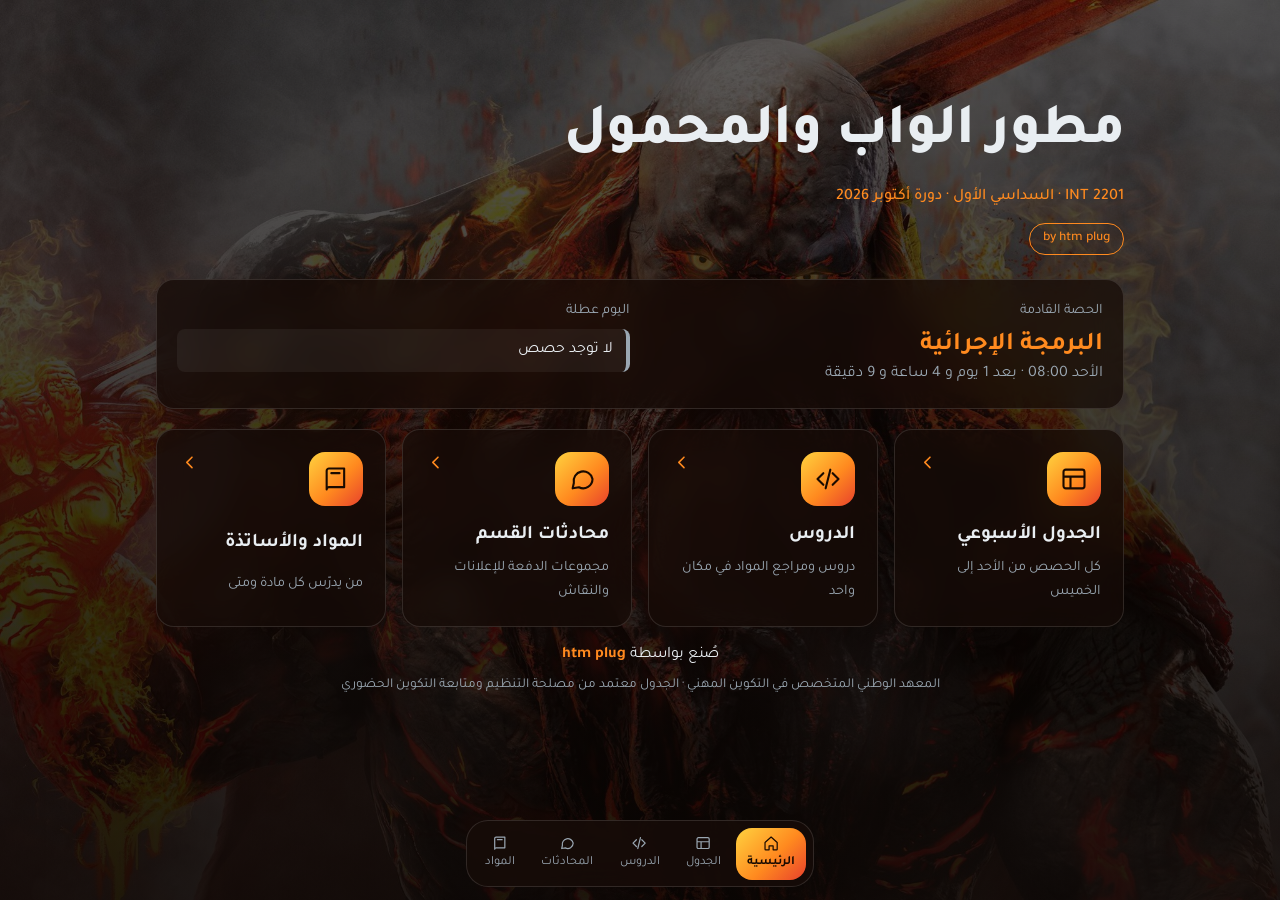
<file: htm/index.html>
<!DOCTYPE html>
<html lang="ar" dir="rtl">
<head>
  <meta charset="UTF-8">
  <meta name="viewport" content="width=device-width, initial-scale=1">
  <title>مطور الواب والمحمول | الجدول والمحادثات</title>
  <link rel="preconnect" href="https://fonts.googleapis.com">
  <link href="https://fonts.googleapis.com/css2?family=Tajawal:wght@400;500;700;800&display=swap" rel="stylesheet">
  <link rel="stylesheet" href="style.css">
</head>
<body>
  <main class="page">
    <header class="top">
      <h1>مطور الواب والمحمول</h1>
      <p class="meta">INT 2201 · السداسي الأول · دورة أكتوبر 2026</p>
      <span class="by">by htm plug</span>
    </header>

    <!-- الرئيسية -->
    <section id="home" class="view">
      <div class="panel now" aria-live="polite">
        <div class="next">
          <span class="label">الحصة القادمة</span>
          <strong id="nextSubject">...</strong>
          <span id="nextWhen"></span>
        </div>
        <div class="today">
          <span class="label" id="todayTitle">حصص اليوم</span>
          <ul id="todayList"></ul>
        </div>
      </div>

      <nav class="tiles" aria-label="الأقسام">
        <a class="tile" href="#schedule"><i data-i="table"></i><b>الجدول الأسبوعي</b><span>كل الحصص من الأحد إلى الخميس</span><em data-i="arrow"></em></a>
        <a class="tile" href="#lessons"><i data-i="code"></i><b>الدروس</b><span>دروس ومراجع المواد في مكان واحد</span><em data-i="arrow"></em></a>
        <a class="tile" href="#chats"><i data-i="chat"></i><b>محادثات القسم</b><span>مجموعات الدفعة للإعلانات والنقاش</span><em data-i="arrow"></em></a>
        <a class="tile" href="#subjects"><i data-i="book"></i><b>المواد والأساتذة</b><span>من يدرّس كل مادة ومتى</span><em data-i="arrow"></em></a>
      </nav>
    </section>

    <!-- الجدول -->
    <section id="schedule" class="view">
      <div class="panel">
        <div class="bar">
          <h2>الجدول الأسبوعي</h2>
          <button class="ghost" id="printBtn"><i data-i="print"></i>طباعة الجدول</button>
        </div>
        <div class="table-wrap"><table id="timetable"></table></div>
      </div>
    </section>

    <!-- الدروس -->
    <section id="lessons" class="view">
      <div class="panel">
        <h2>الدروس</h2>
        <p class="hint">اضغط على الدرس لفتحه، وزر "العودة للموقع" في أعلاه يرجعك إلى هنا.</p>
        <div class="chat-grid" id="lessonGrid"></div>
      </div>
    </section>

    <!-- المحادثات -->
    <section id="chats" class="view">
      <div class="panel">
        <h2>محادثات القسم</h2>
        <p class="hint">اضغط على المجموعة للانضمام. المحادثة تفتح داخل التطبيق نفسه (واتساب أو تيليغرام...).</p>
        <div class="chat-grid" id="chatGrid"></div>
      </div>
    </section>

    <!-- المواد -->
    <section id="subjects" class="view">
      <div class="panel">
        <h2>المواد والأساتذة</h2>
        <ul class="subject-list" id="subjectList"></ul>
      </div>
    </section>

    <footer>
      <p class="credit">صُنع بواسطة <strong>htm plug</strong></p>
      المعهد الوطني المتخصص في التكوين المهني · الجدول معتمد من مصلحة التنظيم ومتابعة التكوين الحضوري
    </footer>
  </main>

  <nav class="dock" aria-label="التنقل">
    <a href="#home"><i data-i="home"></i><span>الرئيسية</span></a>
    <a href="#schedule"><i data-i="table"></i><span>الجدول</span></a>
    <a href="#lessons"><i data-i="code"></i><span>الدروس</span></a>
    <a href="#chats"><i data-i="chat"></i><span>المحادثات</span></a>
    <a href="#subjects"><i data-i="book"></i><span>المواد</span></a>
  </nav>
  <script src="script.js"></script>
</body>
</html>
</file>
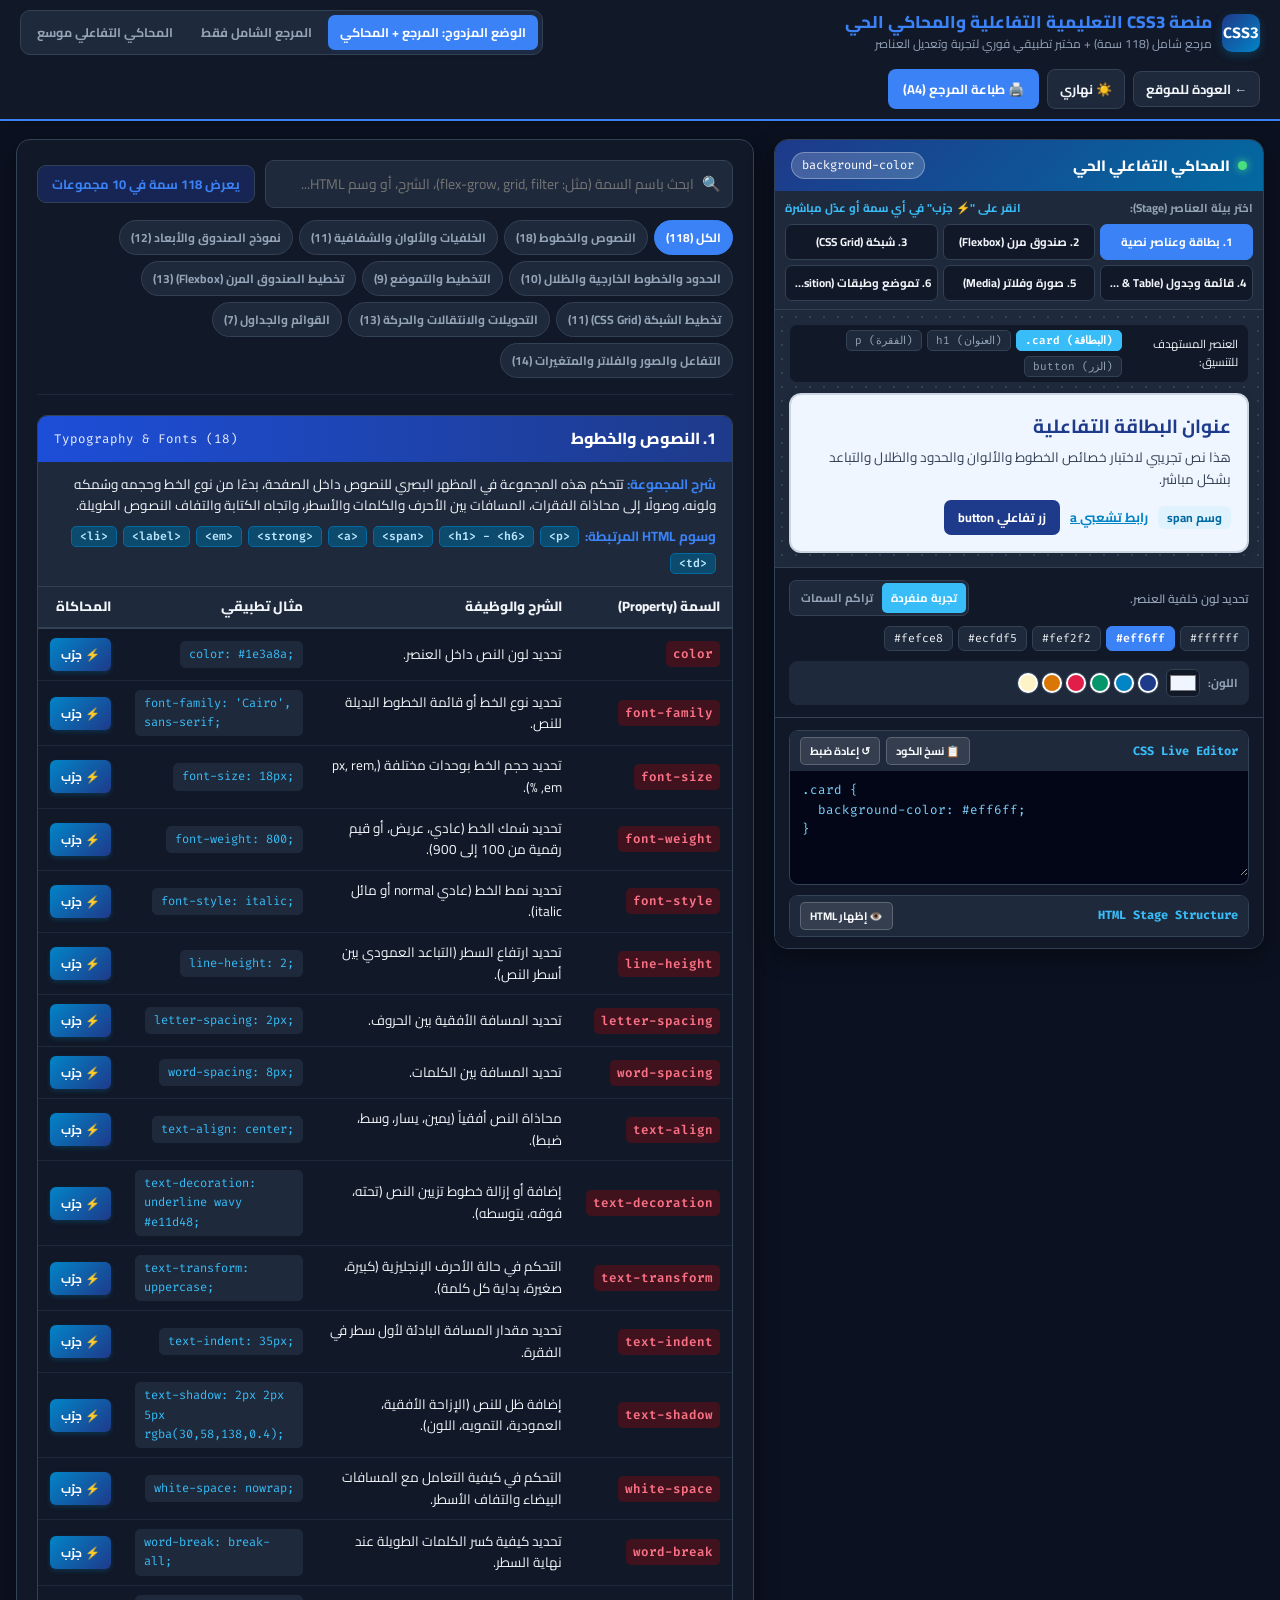
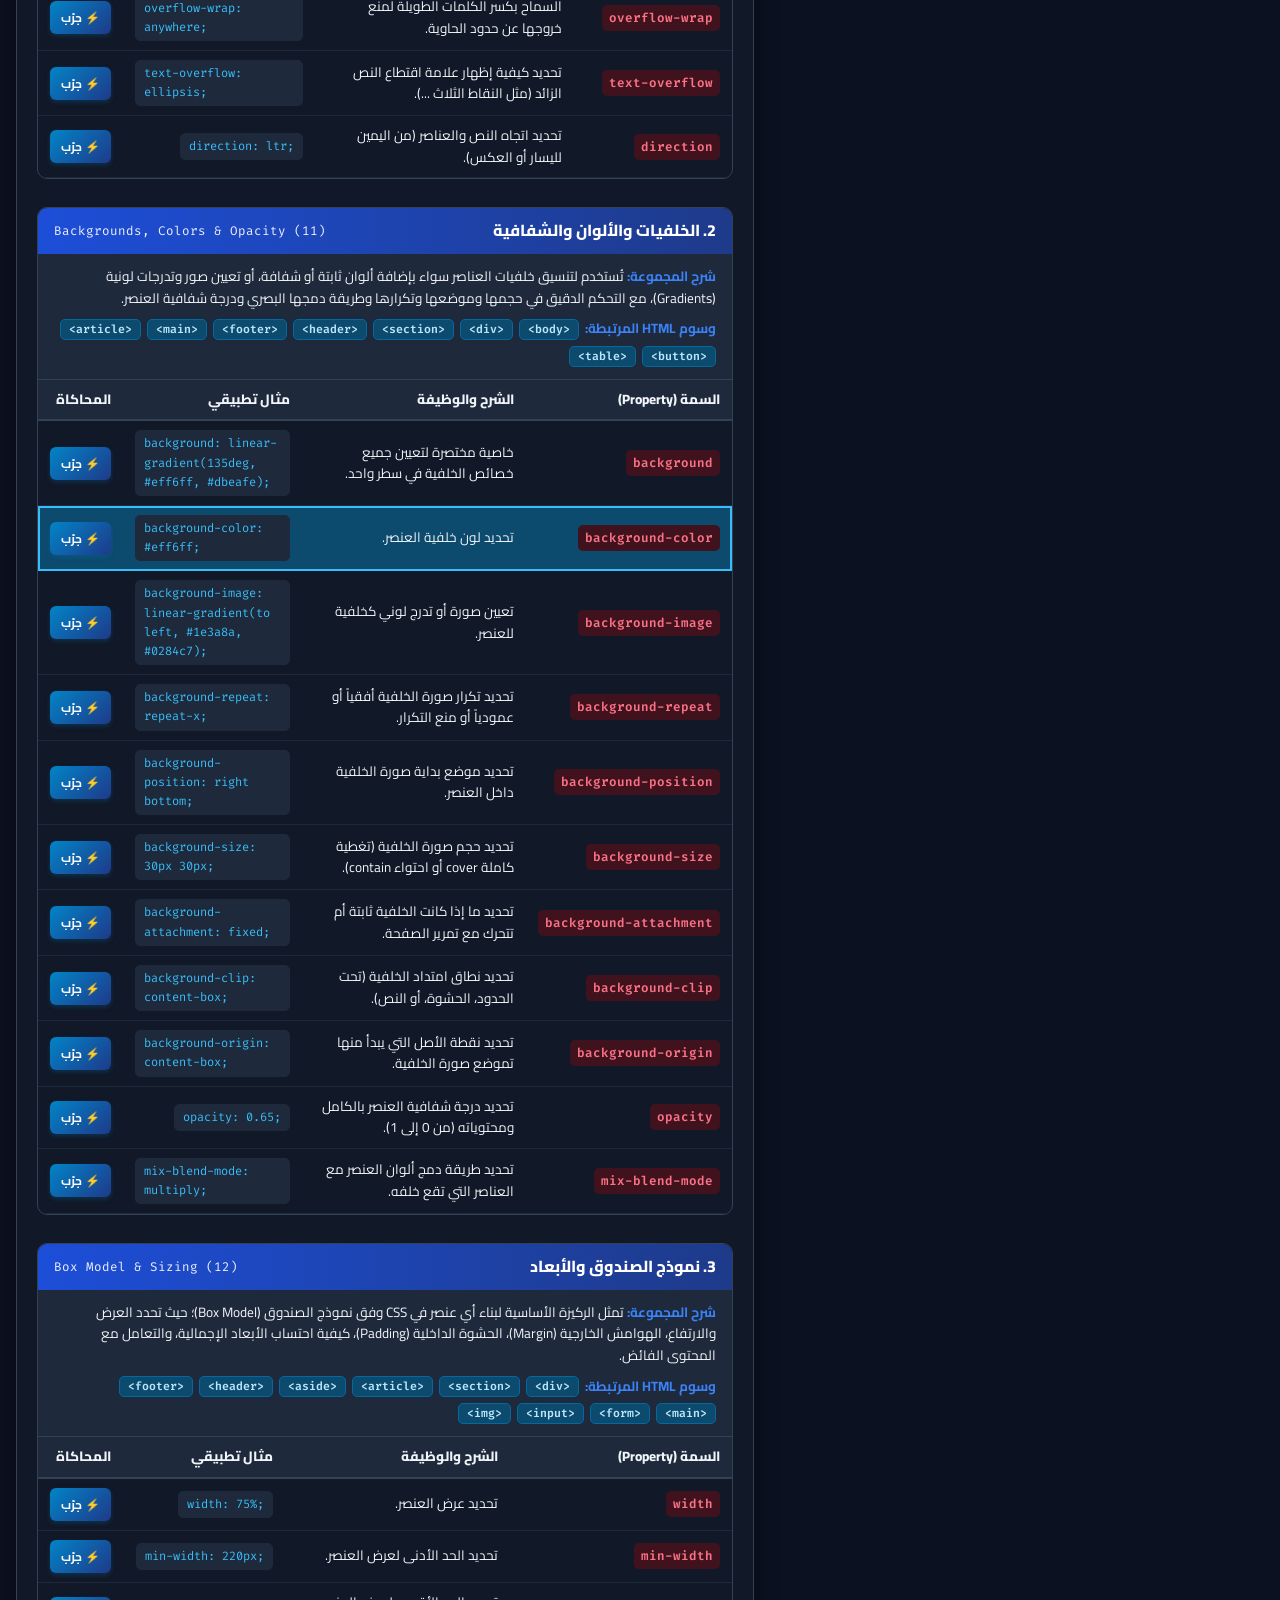
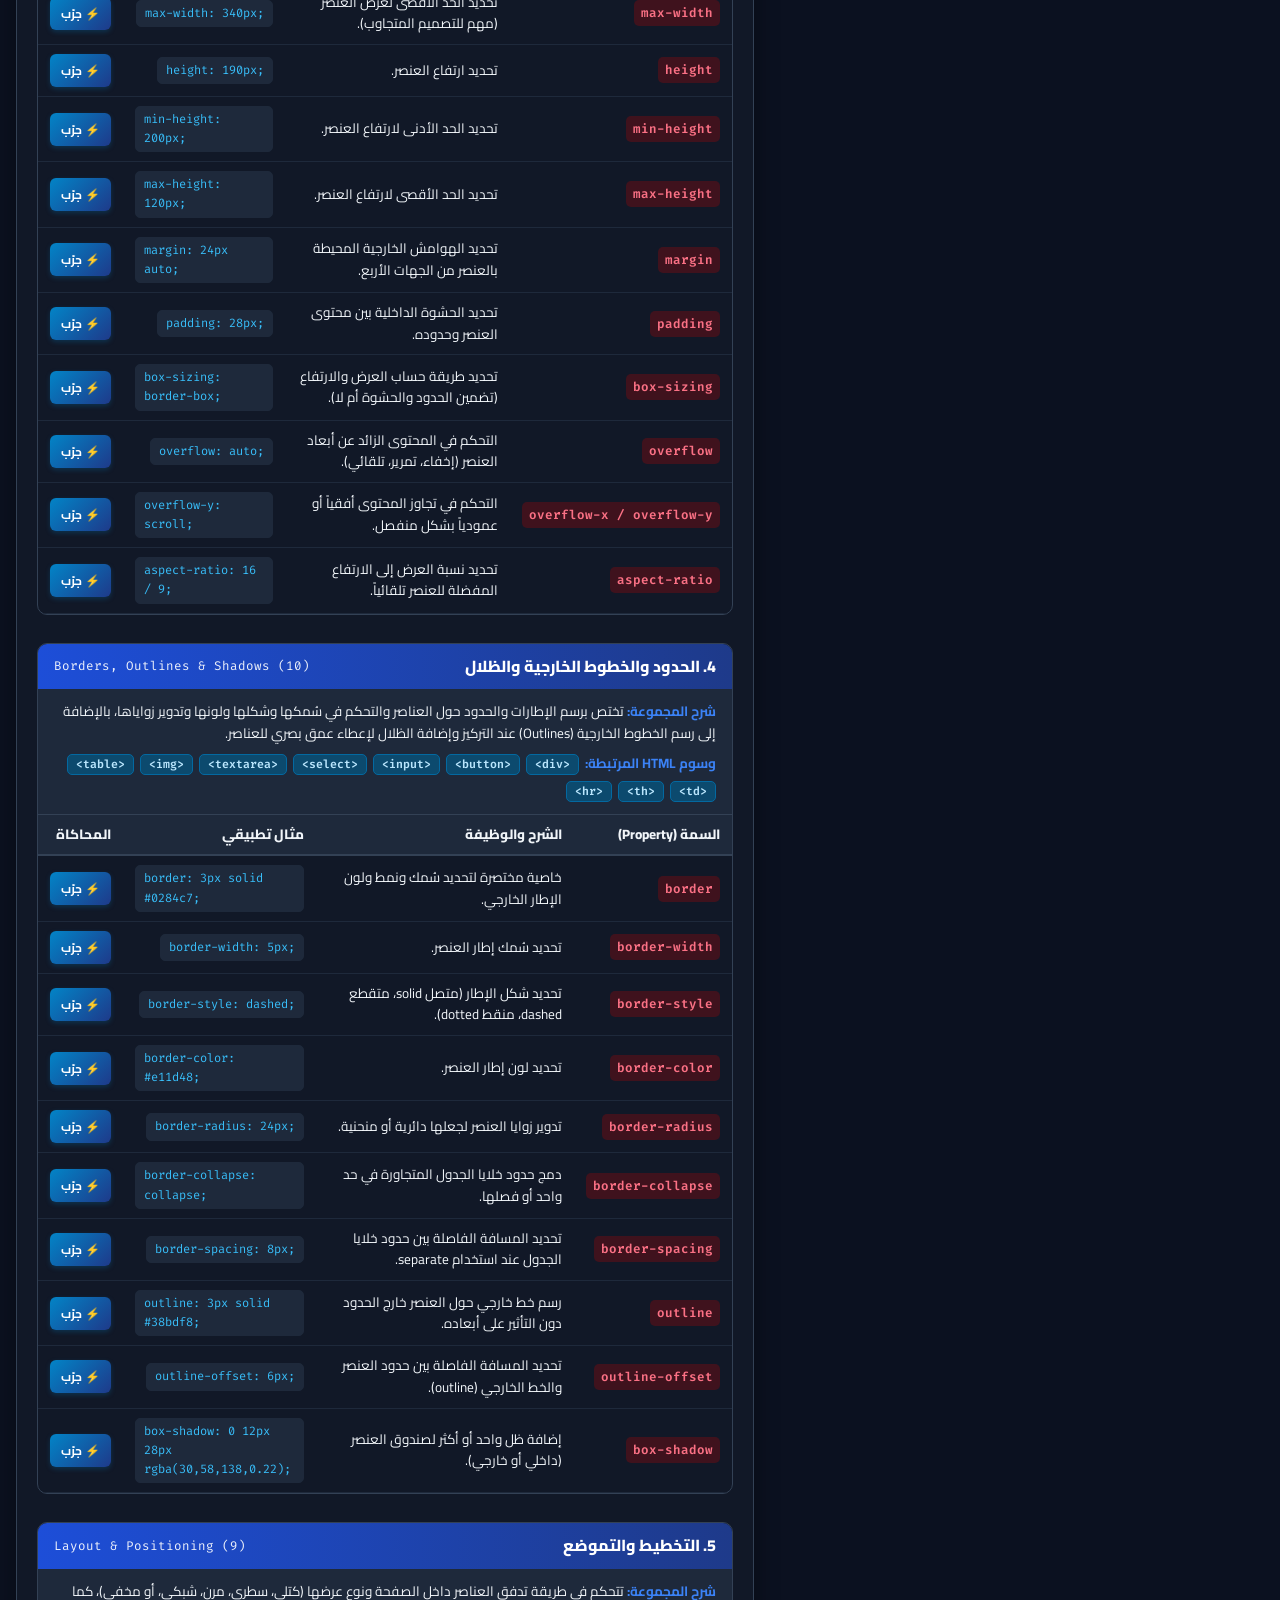
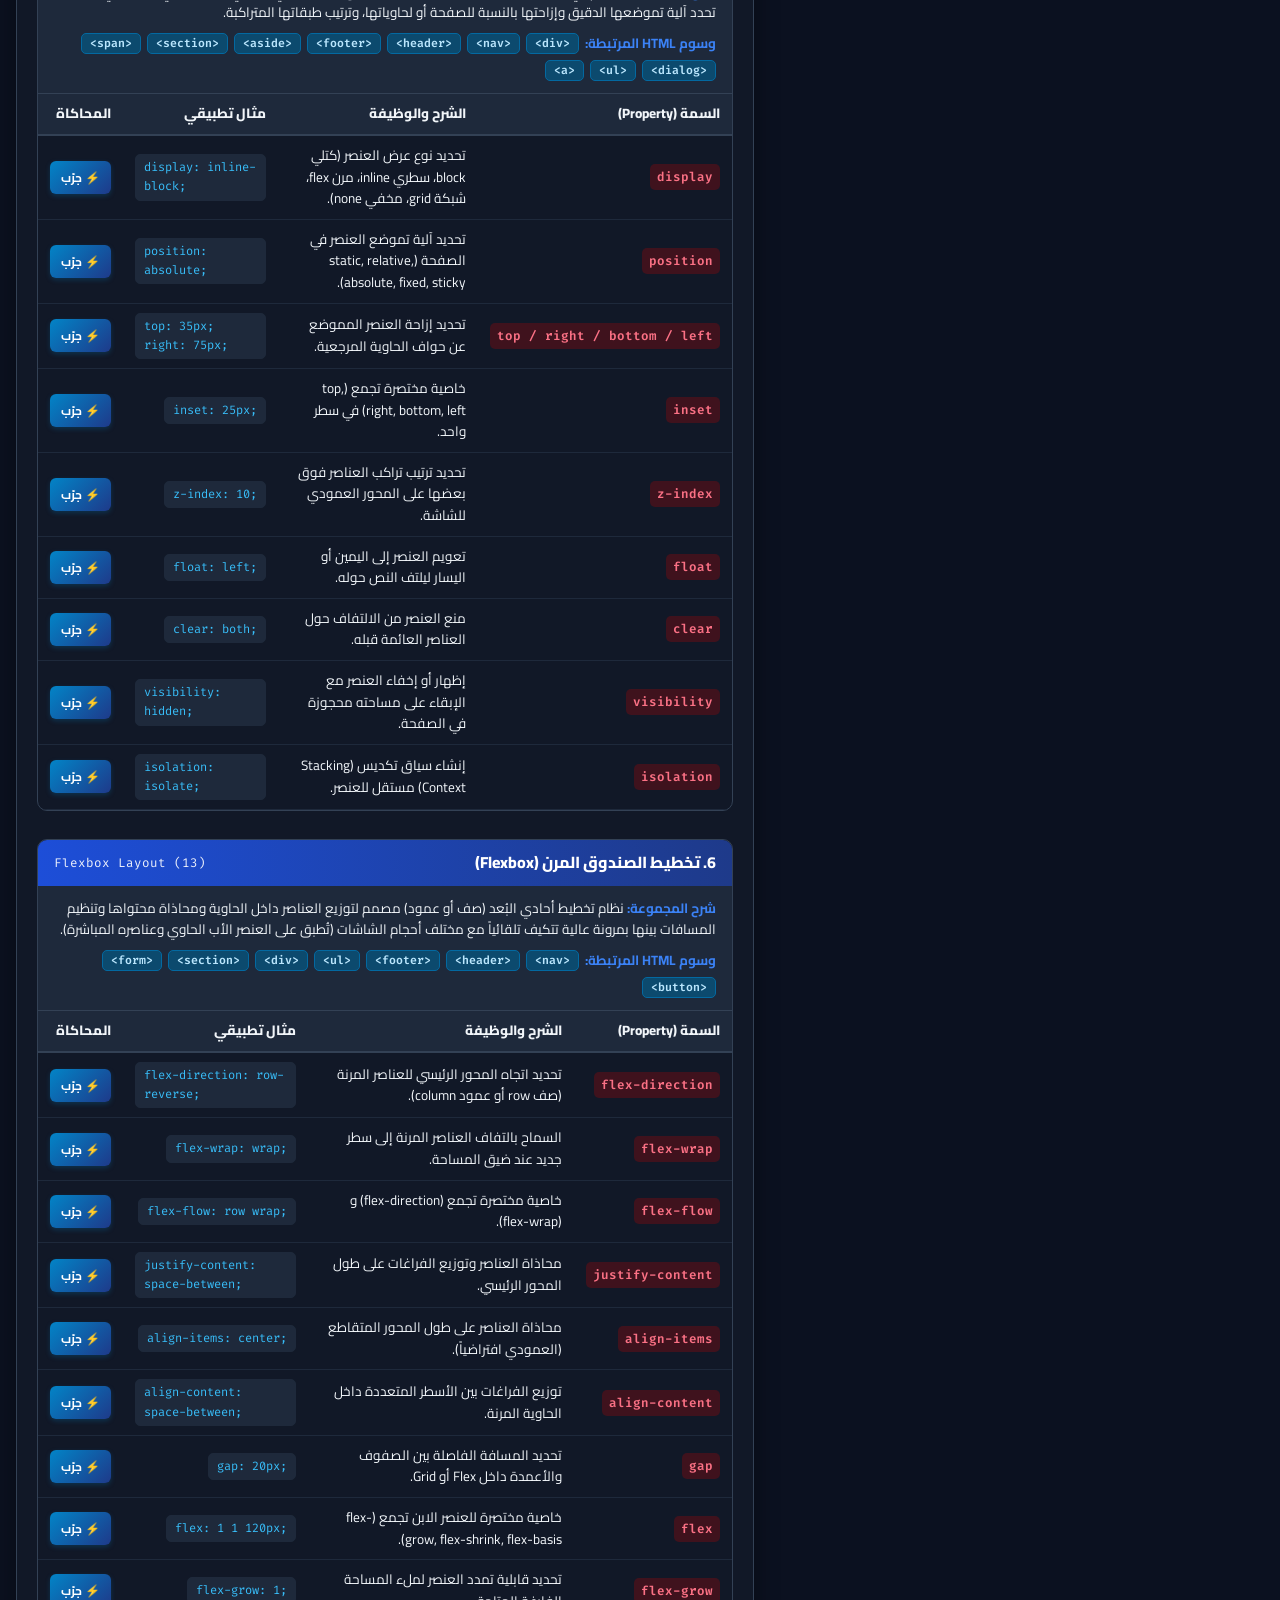
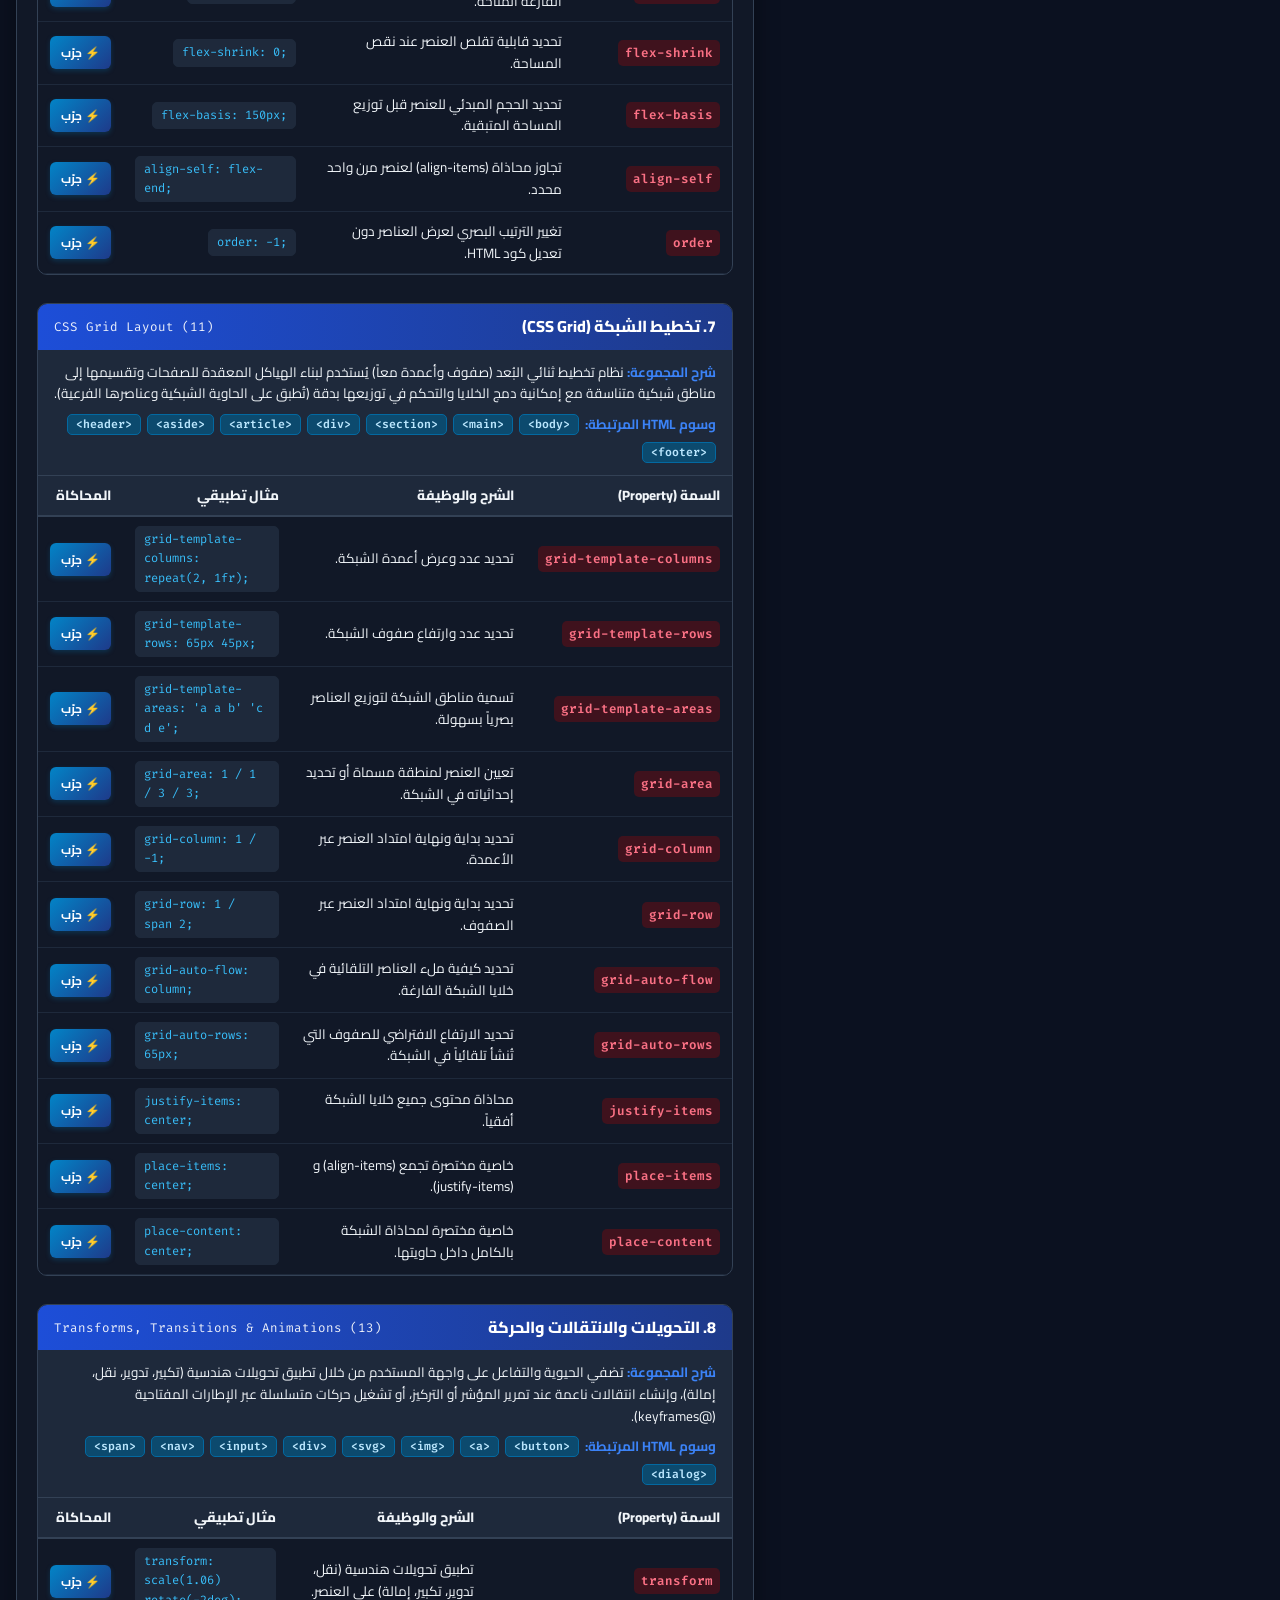
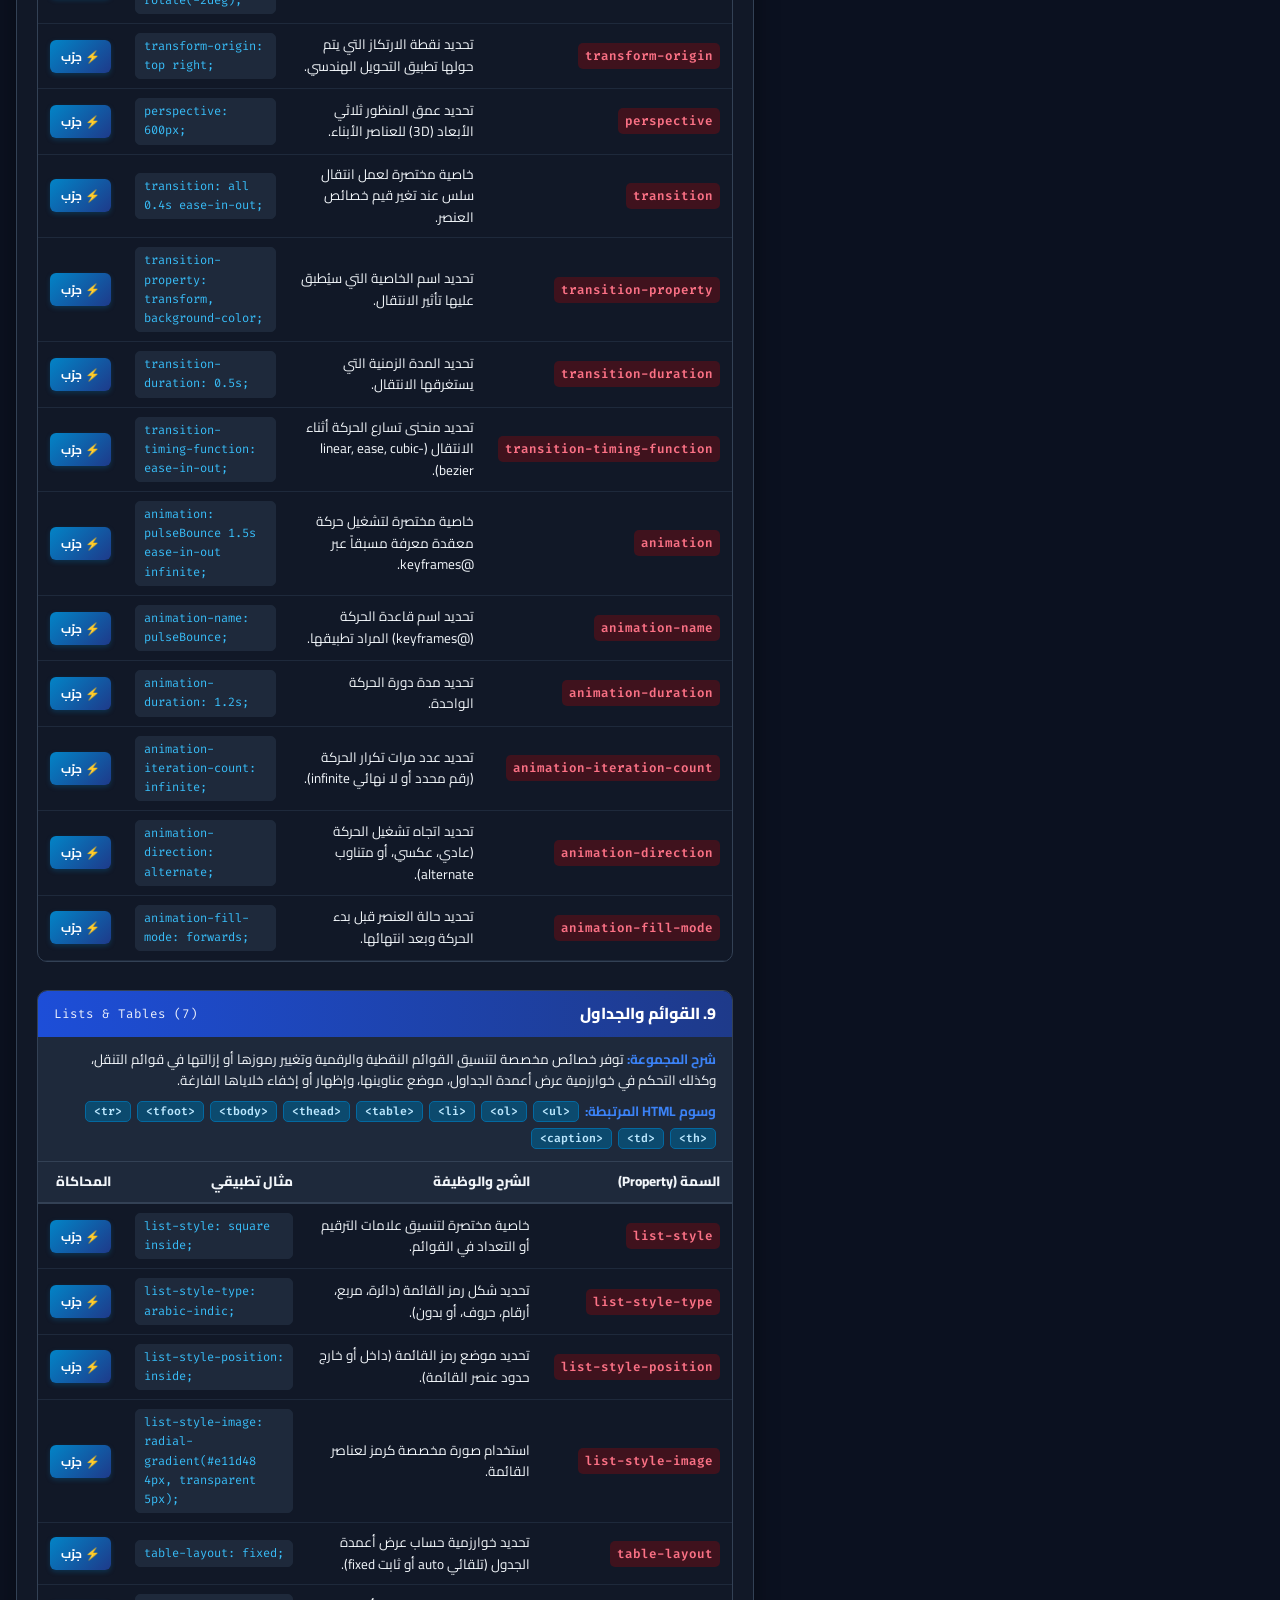
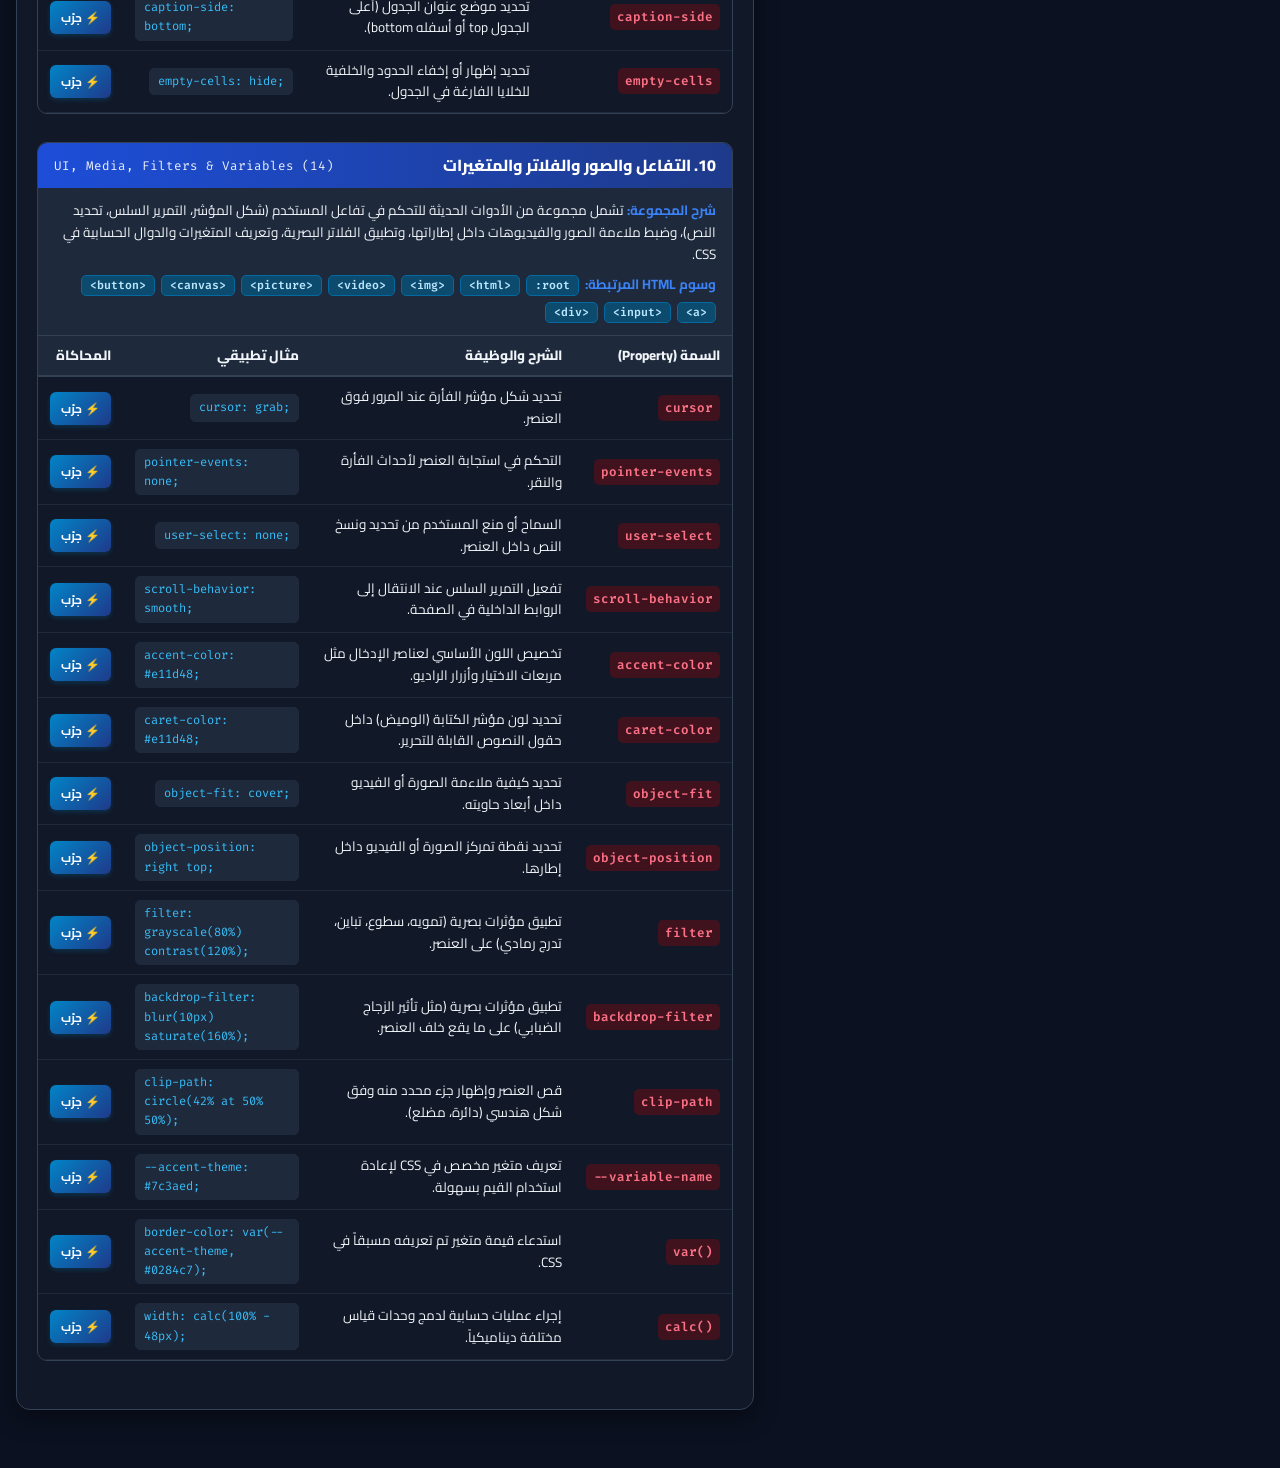
<file: htm/lessons/css3.html>
<!DOCTYPE html>
<html lang="ar" dir="rtl">
<head>
    <meta charset="UTF-8">
    <meta name="viewport" content="width=device-width, initial-scale=1.0">
    <title>منصة CSS3 التعليمية التفاعلية والمحاكي الحي</title>
    <!-- خطوط عربية وبرمجية عالية الوضوح مع بدائل محلية -->
    <link rel="preconnect" href="https://fonts.googleapis.com">
    <link rel="preconnect" href="https://fonts.gstatic.com" crossorigin>
    <link href="https://fonts.googleapis.com/css2?family=Cairo:wght@400;600;700;800&family=Fira+Code:wght@400;600&display=swap" rel="stylesheet">
    <style>
        :root {
            --bg-app: #f1f5f9;
            --bg-surface: #ffffff;
            --bg-subtle: #f8fafc;
            --bg-code: #0f172a;
            --text-code: #e2e8f0;
            --primary: #1e3a8a;
            --primary-hover: #172554;
            --primary-soft: #eff6ff;
            --accent: #0284c7;
            --accent-soft: #e0f2fe;
            --text-main: #0f172a;
            --text-muted: #475569;
            --border: #cbd5e1;
            --border-light: #e2e8f0;
            --prop-color: #be123c;
            --prop-bg: #fff1f2;
            --example-color: #0369a1;
            --tag-bg: #e0f2fe;
            --tag-text: #0c4a6e;
            --tag-border: #bae6fd;
            --success: #059669;
            --warning: #d97706;
            --shadow-sm: 0 1px 3px rgba(15, 23, 42, 0.08);
            --shadow-md: 0 6px 20px rgba(15, 23, 42, 0.08);
            --radius-md: 10px;
            --radius-lg: 14px;
        }

        body.dark-mode {
            --bg-app: #0b1120;
            --bg-surface: #111827;
            --bg-subtle: #1e293b;
            --bg-code: #020617;
            --text-code: #f8fafc;
            --primary: #3b82f6;
            --primary-hover: #2563eb;
            --primary-soft: #172554;
            --accent: #38bdf8;
            --accent-soft: #0c4a6e;
            --text-main: #f1f5f9;
            --text-muted: #94a3b8;
            --border: #334155;
            --border-light: #1e293b;
            --prop-color: #fb7185;
            --prop-bg: #3f121d;
            --example-color: #38bdf8;
            --tag-bg: #0c4a6e;
            --tag-text: #bae6fd;
            --tag-border: #0369a1;
            --shadow-sm: 0 1px 3px rgba(0, 0, 0, 0.35);
            --shadow-md: 0 8px 24px rgba(0, 0, 0, 0.4);
        }

        * {
            box-sizing: border-box;
            margin: 0;
            padding: 0;
        }

        html {
            scroll-behavior: smooth;
        }

        body {
            font-family: 'Cairo', 'Segoe UI', Tahoma, Geneva, Verdana, sans-serif;
            background-color: var(--bg-app);
            color: var(--text-main);
            line-height: 1.6;
            transition: background-color 0.25s ease, color 0.25s ease;
        }

        /* ================= شريط التنقل العلوي ================= */
        .top-navbar {
            position: sticky;
            top: 0;
            z-index: 1000;
            background: var(--bg-surface);
            border-bottom: 2px solid var(--primary);
            box-shadow: var(--shadow-sm);
            padding: 10px 20px;
        }

        .navbar-inner {
            max-width: 1560px;
            margin: 0 auto;
            display: flex;
            align-items: center;
            justify-content: space-between;
            gap: 14px;
            flex-wrap: wrap;
        }

        .brand-box {
            display: flex;
            align-items: center;
            gap: 10px;
        }

        .brand-logo {
            width: 38px;
            height: 38px;
            border-radius: 10px;
            background: linear-gradient(135deg, #1e3a8a, #0284c7);
            color: #fff;
            display: flex;
            align-items: center;
            justify-content: center;
            font-family: 'Fira Code', monospace;
            font-weight: 700;
            font-size: 15px;
            flex-shrink: 0;
            box-shadow: 0 3px 10px rgba(2, 132, 199, 0.3);
        }

        .brand-title h1 {
            font-size: 17px;
            font-weight: 800;
            color: var(--primary);
            line-height: 1.25;
        }

        .brand-title span {
            font-size: 12px;
            color: var(--text-muted);
            display: block;
        }

        .mode-switcher {
            display: flex;
            align-items: center;
            background: var(--bg-subtle);
            padding: 4px;
            border-radius: 10px;
            border: 1px solid var(--border);
            gap: 4px;
            flex-wrap: wrap;
        }

        .mode-btn {
            border: none;
            background: transparent;
            color: var(--text-muted);
            font-family: inherit;
            font-size: 12.5px;
            font-weight: 700;
            padding: 6px 12px;
            border-radius: 7px;
            cursor: pointer;
            transition: all 0.2s;
        }

        .mode-btn:hover {
            color: var(--text-main);
            background: rgba(59, 130, 246, 0.08);
        }

        .mode-btn.active {
            background: var(--primary);
            color: #ffffff;
            box-shadow: 0 2px 6px rgba(30, 58, 138, 0.25);
        }

        .nav-actions {
            display: flex;
            align-items: center;
            gap: 8px;
        }

        .icon-btn {
            background: var(--bg-subtle);
            color: var(--text-main);
            border: 1px solid var(--border);
            padding: 7px 12px;
            border-radius: 8px;
            font-family: inherit;
            font-size: 13px;
            font-weight: 700;
            cursor: pointer;
            transition: all 0.2s;
            display: inline-flex;
            align-items: center;
            gap: 6px;
        }

        .icon-btn:hover {
            border-color: var(--primary);
            color: var(--primary);
        }

        .print-btn {
            background: var(--primary);
            color: #ffffff;
            border: none;
            padding: 8px 15px;
            border-radius: 8px;
            font-family: inherit;
            font-size: 13px;
            font-weight: 700;
            cursor: pointer;
            transition: background 0.2s;
            display: inline-flex;
            align-items: center;
            gap: 6px;
        }

        .print-btn:hover {
            background: var(--primary-hover);
        }

        /* ================= تخطيط المنصة الرئيسي ================= */
        .workspace {
            max-width: 1560px;
            margin: 18px auto;
            padding: 0 16px 40px;
            display: grid;
            gap: 20px;
            align-items: start;
        }

        /* الوضع المزدوج: المحاكي + المرجع */
        .workspace.mode-split {
            grid-template-columns: 490px minmax(0, 1fr);
        }

        /* وضع المرجع فقط */
        .workspace.mode-reference {
            grid-template-columns: 1fr;
            max-width: 1200px;
        }
        .workspace.mode-reference .simulator-panel {
            display: none;
        }

        /* وضع المحاكي الموسع */
        .workspace.mode-simulator {
            grid-template-columns: 1fr;
            max-width: 1240px;
        }
        .workspace.mode-simulator .reference-panel {
            display: none;
        }

        @media (max-width: 1120px) {
            .workspace.mode-split {
                grid-template-columns: 1fr;
            }
        }

        /* ================= لوحة المحاكي التفاعلي الحي ================= */
        .simulator-panel {
            background: var(--bg-surface);
            border: 1px solid var(--border);
            border-radius: var(--radius-lg);
            box-shadow: var(--shadow-md);
            overflow: hidden;
        }

        .workspace.mode-split .simulator-panel {
            position: sticky;
            top: 74px;
            max-height: calc(100vh - 90px);
            overflow-y: auto;
        }

        @media (max-width: 1120px) {
            .workspace.mode-split .simulator-panel {
                position: static;
                max-height: none;
            }
        }

        .sim-header {
            background: linear-gradient(135deg, #1e3a8a, #0369a1);
            color: #ffffff;
            padding: 12px 16px;
            display: flex;
            align-items: center;
            justify-content: space-between;
            gap: 10px;
            flex-wrap: wrap;
        }

        .sim-header-title {
            display: flex;
            align-items: center;
            gap: 8px;
            font-size: 15px;
            font-weight: 800;
        }

        .live-dot {
            width: 9px;
            height: 9px;
            background: #4ade80;
            border-radius: 50%;
            box-shadow: 0 0 8px #4ade80;
            animation: pulseDot 1.6s infinite;
        }

        @keyframes pulseDot {
            0%, 100% { opacity: 1; transform: scale(1); }
            50% { opacity: 0.5; transform: scale(0.8); }
        }

        .active-prop-badge {
            font-family: 'Fira Code', monospace;
            font-size: 12px;
            background: rgba(255, 255, 255, 0.18);
            border: 1px solid rgba(255, 255, 255, 0.3);
            padding: 3px 10px;
            border-radius: 20px;
            direction: ltr;
            unicode-bidi: isolate;
        }

        /* تبويبات القوالب الستة */
        .stage-tabs-wrap {
            background: var(--bg-subtle);
            border-bottom: 1px solid var(--border);
            padding: 8px 10px;
        }

        .stage-tabs-label {
            font-size: 11.5px;
            font-weight: 700;
            color: var(--text-muted);
            margin-bottom: 6px;
            display: flex;
            justify-content: space-between;
            align-items: center;
        }

        .stage-tabs {
            display: grid;
            grid-template-columns: repeat(3, 1fr);
            gap: 5px;
        }

        @media (max-width: 480px) {
            .stage-tabs {
                grid-template-columns: repeat(2, 1fr);
            }
        }

        .stage-tab {
            border: 1px solid var(--border);
            background: var(--bg-surface);
            color: var(--text-main);
            font-family: inherit;
            font-size: 11.5px;
            font-weight: 700;
            padding: 6px 6px;
            border-radius: 7px;
            cursor: pointer;
            transition: all 0.18s;
            text-align: center;
            white-space: nowrap;
            overflow: hidden;
            text-overflow: ellipsis;
        }

        .stage-tab:hover {
            border-color: var(--accent);
            color: var(--accent);
        }

        .stage-tab.active {
            background: var(--primary);
            color: #ffffff;
            border-color: var(--primary);
        }

        /* مسرح المعاينة الحية */
        .preview-stage-wrapper {
            padding: 14px;
            background-color: var(--bg-subtle);
            background-image: radial-gradient(var(--border) 1px, transparent 1px);
            background-size: 14px 14px;
            border-bottom: 1px solid var(--border);
            min-height: 230px;
            display: flex;
            flex-direction: column;
            justify-content: center;
            position: relative;
            overflow: hidden;
        }

        .workspace.mode-simulator .preview-stage-wrapper {
            min-height: 310px;
        }

        .stage-target-bar {
            display: flex;
            align-items: center;
            justify-content: space-between;
            gap: 8px;
            margin-bottom: 10px;
            background: var(--bg-surface);
            padding: 5px 10px;
            border-radius: 8px;
            border: 1px solid var(--border-light);
            font-size: 11.5px;
        }

        .target-selector-group {
            display: flex;
            align-items: center;
            gap: 5px;
            flex-wrap: wrap;
        }

        .target-pill {
            border: 1px solid var(--border);
            background: var(--bg-subtle);
            color: var(--text-muted);
            font-family: 'Fira Code', monospace;
            font-size: 11px;
            padding: 2px 8px;
            border-radius: 5px;
            cursor: pointer;
            direction: ltr;
        }

        .target-pill.active {
            background: var(--accent);
            color: #fff;
            border-color: var(--accent);
            font-weight: 600;
        }

        /* قواعد الحركة الجاهزة للمحاكي */
        @keyframes pulseBounce {
            0%, 100% { transform: scale(1) translateY(0); }
            50% { transform: scale(1.06) translateY(-8px); }
        }
        @keyframes slideUp {
            0% { opacity: 0.2; transform: translateY(22px); }
            100% { opacity: 1; transform: translateY(0); }
        }
        @keyframes fadeIn {
            0% { opacity: 0.15; }
            100% { opacity: 1; }
        }
        @keyframes spinSlow {
            0% { transform: rotate(0deg); }
            100% { transform: rotate(360deg); }
        }
        @keyframes colorShift {
            0% { background-color: #dbeafe; border-color: #2563eb; }
            50% { background-color: #fce7f3; border-color: #db2777; }
            100% { background-color: #dcfce7; border-color: #059669; }
        }

        /* تنسيقات القوالب الستة الأساسية داخل المسرح */
        /* 1. بطاقة وعناصر نصية */
        .tpl-card {
            background: #ffffff;
            color: #0f172a;
            border: 2px solid #cbd5e1;
            border-radius: 12px;
            padding: 16px;
            box-shadow: 0 4px 12px rgba(0,0,0,0.06);
            max-width: 100%;
            margin: 0 auto;
        }
        .tpl-card h1 {
            font-size: 19px;
            color: #1e3a8a;
            margin-bottom: 6px;
        }
        .tpl-card p {
            font-size: 13.5px;
            color: #334155;
            margin-bottom: 10px;
        }
        .tpl-card .card-meta {
            display: flex;
            align-items: center;
            gap: 10px;
            flex-wrap: wrap;
        }
        .tpl-card .badge-span {
            background: #e0f2fe;
            color: #0369a1;
            padding: 2px 9px;
            border-radius: 6px;
            font-size: 12px;
            font-weight: 700;
        }
        .tpl-card a {
            color: #0284c7;
            font-size: 13px;
            font-weight: 700;
        }
        .tpl-card button {
            background: #1e3a8a;
            color: #fff;
            border: none;
            padding: 6px 14px;
            border-radius: 7px;
            font-family: inherit;
            font-size: 12.5px;
            font-weight: 700;
            cursor: pointer;
        }

        /* 2. صندوق مرن Flexbox */
        .tpl-flex-container {
            display: flex;
            gap: 10px;
            background: #ffffff;
            border: 2px dashed #94a3b8;
            border-radius: 10px;
            padding: 12px;
            min-height: 155px;
            width: 100%;
        }
        .tpl-flex-item {
            padding: 12px 16px;
            border-radius: 8px;
            color: #ffffff;
            font-weight: 800;
            font-size: 13px;
            display: flex;
            align-items: center;
            justify-content: center;
            min-width: 58px;
            min-height: 48px;
            box-shadow: 0 2px 6px rgba(0,0,0,0.12);
        }
        .tpl-flex-item:nth-child(1) { background: #2563eb; }
        .tpl-flex-item:nth-child(2) { background: #e11d48; border: 2px solid #ffe4e6; }
        .tpl-flex-item:nth-child(3) { background: #059669; }
        .tpl-flex-item:nth-child(4) { background: #d97706; }

        /* 3. شبكة CSS Grid */
        .tpl-grid-container {
            display: grid;
            grid-template-columns: repeat(3, 1fr);
            gap: 8px;
            background: #ffffff;
            border: 2px dashed #94a3b8;
            border-radius: 10px;
            padding: 10px;
            min-height: 165px;
            width: 100%;
        }
        .tpl-grid-box {
            border-radius: 7px;
            padding: 10px 8px;
            font-size: 12px;
            font-weight: 700;
            color: #fff;
            display: flex;
            align-items: center;
            justify-content: center;
            text-align: center;
        }
        .g-header { background: #1e3a8a; }
        .g-sidebar { background: #0284c7; }
        .g-main { background: #0d9488; }
        .g-card1 { background: #7c3aed; }
        .g-card2 { background: #db2777; }
        .g-footer { background: #475569; }

        /* 4. قائمة وجدول List & Table */
        .tpl-list-table-wrap {
            display: grid;
            grid-template-columns: 1fr 1.4fr;
            gap: 10px;
            background: #ffffff;
            color: #0f172a;
            padding: 12px;
            border-radius: 10px;
            border: 1px solid #cbd5e1;
            width: 100%;
        }
        @media (max-width: 480px) {
            .tpl-list-table-wrap { grid-template-columns: 1fr; }
        }
        .tpl-list-box ul, .tpl-list-box ol {
            padding-right: 22px;
            font-size: 12.5px;
            margin-bottom: 6px;
        }
        .tpl-table {
            width: 100%;
            border: 1px solid #94a3b8;
            font-size: 12px;
            background: #f8fafc;
        }
        .tpl-table caption {
            font-weight: 700;
            color: #1e3a8a;
            padding: 4px;
            font-size: 12px;
        }
        .tpl-table th, .tpl-table td {
            border: 1px solid #94a3b8;
            padding: 5px 7px;
            text-align: right;
            background: #ffffff;
        }
        .tpl-table th {
            background: #e2e8f0;
        }
        .tpl-table td.empty-demo-cell {
            background: #fef3c7;
        }

        /* 5. صورة وفلاتر Media & Filters */
        .tpl-media-stage {
            position: relative;
            width: 100%;
            height: 175px;
            border-radius: 12px;
            overflow: hidden;
            border: 2px solid #cbd5e1;
            background: #0f172a;
            display: flex;
            align-items: center;
            justify-content: center;
        }
        .tpl-media-artwork {
            width: 100%;
            height: 100%;
            display: block;
        }
        .tpl-media-overlay {
            position: absolute;
            inset: 22px 35px;
            background: rgba(255, 255, 255, 0.28);
            border: 1px solid rgba(255, 255, 255, 0.55);
            border-radius: 10px;
            padding: 10px 14px;
            color: #ffffff;
            text-shadow: 0 1px 3px rgba(0,0,0,0.6);
            display: flex;
            flex-direction: column;
            align-items: center;
            justify-content: center;
            text-align: center;
            font-size: 12.5px;
            font-weight: 700;
        }

        /* 6. تموضع وطبقات Position & Z-Index */
        .tpl-position-arena {
            position: relative;
            width: 100%;
            height: 175px;
            background: #ffffff;
            border: 2px solid #94a3b8;
            border-radius: 10px;
            padding: 12px;
            overflow: hidden;
            color: #0f172a;
        }
        .pos-ref-text {
            font-size: 12px;
            color: #475569;
            line-height: 1.5;
        }
        .pos-sibling-box {
            position: absolute;
            top: 48px;
            right: 52px;
            width: 105px;
            height: 68px;
            background: #e2e8f0;
            border: 2px solid #64748b;
            border-radius: 8px;
            display: flex;
            align-items: center;
            justify-content: center;
            font-size: 11.5px;
            font-weight: 700;
            color: #334155;
            z-index: 2;
        }
        .pos-target-badge {
            background: linear-gradient(135deg, #e11d48, #be123c);
            color: #ffffff;
            padding: 10px 14px;
            border-radius: 8px;
            font-size: 12px;
            font-weight: 800;
            box-shadow: 0 4px 12px rgba(225, 29, 72, 0.35);
            display: inline-block;
            z-index: 1;
        }

        /* ================= شريط التحكم التفاعلي ================= */
        .controls-panel {
            padding: 12px 14px;
            background: var(--bg-surface);
            border-bottom: 1px solid var(--border);
            display: flex;
            flex-direction: column;
            gap: 10px;
        }

        .control-row-header {
            display: flex;
            align-items: center;
            justify-content: space-between;
            gap: 8px;
            flex-wrap: wrap;
        }

        .prop-info-chip {
            font-size: 12px;
            color: var(--text-muted);
            font-weight: 600;
        }

        /* مفتاح التبديل: تجربة منفردة مقابل تراكم السمات */
        .builder-toggle {
            display: inline-flex;
            background: var(--bg-subtle);
            border: 1px solid var(--border);
            border-radius: 7px;
            padding: 2px;
        }

        .builder-toggle button {
            border: none;
            background: transparent;
            color: var(--text-muted);
            font-family: inherit;
            font-size: 11.5px;
            font-weight: 700;
            padding: 4px 9px;
            border-radius: 5px;
            cursor: pointer;
            transition: all 0.15s;
        }

        .builder-toggle button.active {
            background: var(--accent);
            color: #ffffff;
        }

        /* أزرار القيم الجاهزة */
        .presets-container {
            display: flex;
            flex-wrap: wrap;
            gap: 5px;
            align-items: center;
        }

        .preset-pill {
            font-family: 'Fira Code', monospace;
            font-size: 11.5px;
            background: var(--bg-subtle);
            color: var(--text-main);
            border: 1px solid var(--border);
            padding: 4px 9px;
            border-radius: 6px;
            cursor: pointer;
            direction: ltr;
            unicode-bidi: isolate;
            transition: all 0.15s;
        }

        .preset-pill:hover {
            border-color: var(--primary);
            background: var(--primary-soft);
        }

        .preset-pill.active {
            background: var(--primary);
            color: #ffffff;
            border-color: var(--primary);
            font-weight: 600;
        }

        /* شريط التمرير الرقمي ومنتقي الألوان */
        .dynamic-widgets {
            display: flex;
            flex-wrap: wrap;
            gap: 10px;
            align-items: center;
        }

        .widget-box {
            flex: 1;
            min-width: 210px;
            background: var(--bg-subtle);
            border: 1px solid var(--border-light);
            border-radius: 8px;
            padding: 7px 10px;
            display: flex;
            align-items: center;
            gap: 8px;
        }

        .widget-box label {
            font-size: 11.5px;
            font-weight: 700;
            color: var(--text-muted);
            white-space: nowrap;
        }

        .widget-box input[type="range"] {
            flex: 1;
            accent-color: var(--primary);
            cursor: pointer;
        }

        .slider-readout {
            font-family: 'Fira Code', monospace;
            font-size: 12px;
            font-weight: 700;
            color: var(--primary);
            background: var(--bg-surface);
            border: 1px solid var(--border);
            padding: 2px 7px;
            border-radius: 5px;
            direction: ltr;
            min-width: 58px;
            text-align: center;
        }

        .unit-pills {
            display: inline-flex;
            gap: 3px;
        }

        .unit-btn {
            font-family: 'Fira Code', monospace;
            font-size: 10.5px;
            border: 1px solid var(--border);
            background: var(--bg-surface);
            color: var(--text-muted);
            padding: 2px 5px;
            border-radius: 4px;
            cursor: pointer;
        }

        .unit-btn.active {
            background: var(--accent);
            color: #fff;
            border-color: var(--accent);
        }

        .color-picker-input {
            width: 34px;
            height: 28px;
            border: 1px solid var(--border);
            border-radius: 6px;
            padding: 1px;
            background: var(--bg-surface);
            cursor: pointer;
        }

        .color-swatches {
            display: flex;
            gap: 4px;
            flex-wrap: wrap;
        }

        .swatch-btn {
            width: 20px;
            height: 20px;
            border-radius: 50%;
            border: 2px solid #ffffff;
            box-shadow: 0 0 0 1px var(--border);
            cursor: pointer;
            transition: transform 0.15s;
        }

        .swatch-btn:hover {
            transform: scale(1.18);
        }

        /* شرائح السمات المتراكمة */
        .accumulated-bar {
            display: flex;
            flex-wrap: wrap;
            gap: 5px;
            align-items: center;
            background: var(--primary-soft);
            border: 1px dashed var(--primary);
            padding: 6px 8px;
            border-radius: 7px;
        }

        .accumulated-bar-title {
            font-size: 11px;
            font-weight: 700;
            color: var(--primary);
            margin-left: 4px;
        }

        .rule-chip {
            font-family: 'Fira Code', monospace;
            font-size: 11px;
            background: var(--bg-surface);
            color: var(--text-main);
            border: 1px solid var(--border);
            padding: 2px 7px;
            border-radius: 5px;
            display: inline-flex;
            align-items: center;
            gap: 5px;
            direction: ltr;
        }

        .rule-chip button {
            border: none;
            background: none;
            color: #e11d48;
            font-weight: bold;
            cursor: pointer;
            font-size: 12px;
            line-height: 1;
        }

        /* ================= محرر CSS المباشر وعارض HTML ================= */
        .editors-panel {
            padding: 12px 14px;
            background: var(--bg-surface);
            display: flex;
            flex-direction: column;
            gap: 10px;
        }

        .workspace.mode-simulator .editors-panel {
            display: grid;
            grid-template-columns: 1fr 1fr;
            gap: 14px;
        }

        @media (max-width: 768px) {
            .workspace.mode-simulator .editors-panel {
                grid-template-columns: 1fr;
            }
        }

        .editor-box {
            border: 1px solid var(--border);
            border-radius: 9px;
            overflow: hidden;
            background: var(--bg-code);
        }

        .editor-toolbar {
            background: #1e293b;
            color: #e2e8f0;
            padding: 6px 10px;
            display: flex;
            align-items: center;
            justify-content: space-between;
            gap: 8px;
            font-size: 12px;
        }

        .editor-lang-badge {
            font-family: 'Fira Code', monospace;
            font-weight: 700;
            color: #38bdf8;
            direction: ltr;
        }

        .editor-btns {
            display: flex;
            gap: 6px;
        }

        .code-action-btn {
            background: rgba(255, 255, 255, 0.1);
            color: #f8fafc;
            border: 1px solid rgba(255, 255, 255, 0.2);
            padding: 3px 9px;
            border-radius: 5px;
            font-family: inherit;
            font-size: 11px;
            font-weight: 700;
            cursor: pointer;
            transition: background 0.15s;
        }

        .code-action-btn:hover {
            background: rgba(255, 255, 255, 0.22);
        }

        .css-textarea {
            width: 100%;
            min-height: 105px;
            background: var(--bg-code);
            color: #7dd3fc;
            border: none;
            padding: 10px 12px;
            font-family: 'Fira Code', Consolas, monospace;
            font-size: 12.5px;
            line-height: 1.55;
            direction: ltr;
            text-align: left;
            resize: vertical;
            outline: none;
        }

        .html-viewer-pre {
            margin: 0;
            padding: 10px 12px;
            background: var(--bg-code);
            color: #cbd5e1;
            font-family: 'Fira Code', Consolas, monospace;
            font-size: 11.5px;
            line-height: 1.5;
            direction: ltr;
            text-align: left;
            overflow-x: auto;
            max-height: 140px;
        }

        /* ================= لوحة المرجع الشامل (10 مجموعات) ================= */
        .reference-panel {
            background: var(--bg-surface);
            border: 1px solid var(--border);
            border-radius: var(--radius-lg);
            box-shadow: var(--shadow-md);
            padding: 20px;
        }

        .ref-controls {
            display: flex;
            flex-direction: column;
            gap: 12px;
            margin-bottom: 20px;
            padding-bottom: 16px;
            border-bottom: 1px solid var(--border-light);
        }

        .search-row {
            display: flex;
            gap: 10px;
            align-items: center;
            flex-wrap: wrap;
        }

        .search-input-wrap {
            position: relative;
            flex: 1;
            min-width: 240px;
        }

        .search-input {
            width: 100%;
            padding: 10px 38px 10px 14px;
            border: 1.5px solid var(--border);
            border-radius: 9px;
            background: var(--bg-subtle);
            color: var(--text-main);
            font-family: inherit;
            font-size: 14px;
            outline: none;
            transition: border-color 0.2s;
        }

        .search-input:focus {
            border-color: var(--primary);
            background: var(--bg-surface);
        }

        .search-icon {
            position: absolute;
            right: 12px;
            top: 50%;
            transform: translateY(-50%);
            color: var(--text-muted);
            font-size: 15px;
            pointer-events: none;
        }

        .stats-badge {
            background: var(--primary-soft);
            color: var(--primary);
            border: 1px solid var(--border);
            padding: 8px 14px;
            border-radius: 9px;
            font-size: 13px;
            font-weight: 700;
            white-space: nowrap;
        }

        /* أزرار تصفية المجموعات */
        .category-pills {
            display: flex;
            flex-wrap: wrap;
            gap: 6px;
        }

        .cat-filter-btn {
            border: 1px solid var(--border);
            background: var(--bg-subtle);
            color: var(--text-muted);
            font-family: inherit;
            font-size: 12px;
            font-weight: 700;
            padding: 5px 11px;
            border-radius: 20px;
            cursor: pointer;
            transition: all 0.18s;
        }

        .cat-filter-btn:hover {
            border-color: var(--primary);
            color: var(--primary);
        }

        .cat-filter-btn.active {
            background: var(--primary);
            color: #ffffff;
            border-color: var(--primary);
        }

        /* شريط تنبيه تصفية الوسوم */
        .active-tag-banner {
            display: none;
            align-items: center;
            justify-content: space-between;
            background: var(--accent-soft);
            border: 1px solid var(--accent);
            color: var(--text-main);
            padding: 8px 14px;
            border-radius: 8px;
            font-size: 13px;
            font-weight: 700;
        }

        .active-tag-banner.visible {
            display: flex;
        }

        /* بطاقة كل مجموعة */
        .category-section {
            margin-bottom: 28px;
            border: 1px solid var(--border);
            border-radius: var(--radius-md);
            overflow: hidden;
        }

        .category-header {
            background: linear-gradient(to left, #1e3a8a, #1d4ed8);
            color: #ffffff;
            padding: 10px 16px;
            display: flex;
            justify-content: space-between;
            align-items: center;
            flex-wrap: wrap;
            gap: 8px;
        }

        .category-header h2 {
            font-size: 16px;
            font-weight: 800;
        }

        .category-header-en {
            font-family: 'Fira Code', monospace;
            font-size: 12.5px;
            opacity: 0.92;
            direction: ltr;
            unicode-bidi: isolate;
        }

        /* صندوق شرح المجموعة والوسوم */
        .category-meta {
            background: var(--bg-subtle);
            padding: 12px 16px;
            border-bottom: 1px solid var(--border);
            font-size: 13.5px;
        }

        .cat-desc {
            margin-bottom: 9px;
            color: var(--text-main);
        }

        .cat-desc strong,
        .cat-tags-row strong {
            color: var(--primary);
        }

        .cat-tags-row {
            display: flex;
            align-items: center;
            flex-wrap: wrap;
            gap: 6px;
        }

        .tag-badge-btn {
            font-family: 'Fira Code', monospace;
            font-size: 11.5px;
            font-weight: 600;
            color: var(--tag-text);
            background: var(--tag-bg);
            border: 1px solid var(--tag-border);
            padding: 2px 8px;
            border-radius: 5px;
            cursor: pointer;
            direction: ltr;
            unicode-bidi: isolate;
            transition: all 0.15s;
        }

        .tag-badge-btn:hover,
        .tag-badge-btn.selected-tag {
            background: var(--primary);
            color: #ffffff;
            border-color: var(--primary);
            transform: translateY(-1px);
        }

        /* جدول السمات */
        .table-responsive {
            width: 100%;
            overflow-x: auto;
        }

        table.ref-table {
            width: 100%;
            border-collapse: collapse;
            font-size: 13.5px;
        }

        table.ref-table thead {
            background: var(--bg-subtle);
            border-bottom: 2px solid var(--border);
        }

        table.ref-table th {
            padding: 9px 12px;
            text-align: right;
            font-weight: 800;
            color: var(--text-main);
            white-space: nowrap;
        }

        table.ref-table td {
            padding: 9px 12px;
            border-bottom: 1px solid var(--border-light);
            vertical-align: middle;
        }

        table.ref-table tbody tr:hover {
            background-color: var(--primary-soft);
        }

        table.ref-table tbody tr.active-sim-row {
            background-color: var(--accent-soft);
            outline: 2px solid var(--accent);
            outline-offset: -2px;
        }

        code.prop-code {
            font-family: 'Fira Code', monospace;
            font-size: 12.5px;
            font-weight: 600;
            color: var(--prop-color);
            background: var(--prop-bg);
            padding: 3px 7px;
            border-radius: 5px;
            direction: ltr;
            unicode-bidi: isolate;
            display: inline-block;
            white-space: nowrap;
        }

        code.example-code {
            font-family: 'Fira Code', monospace;
            font-size: 12px;
            color: var(--example-color);
            background: var(--bg-subtle);
            border: 1px solid var(--border-light);
            padding: 3px 8px;
            border-radius: 5px;
            direction: ltr;
            unicode-bidi: isolate;
            display: inline-block;
        }

        .sim-row-btn {
            background: linear-gradient(135deg, #0284c7, #1e3a8a);
            color: #ffffff;
            border: none;
            padding: 5px 11px;
            border-radius: 6px;
            font-family: inherit;
            font-size: 12px;
            font-weight: 700;
            cursor: pointer;
            white-space: nowrap;
            display: inline-flex;
            align-items: center;
            gap: 4px;
            box-shadow: 0 2px 5px rgba(2, 132, 199, 0.25);
            transition: transform 0.15s, box-shadow 0.15s;
        }

        .sim-row-btn:hover {
            transform: translateY(-1px);
            box-shadow: 0 4px 10px rgba(2, 132, 199, 0.35);
        }

        /* إشعار عائم Toast */
        .toast-msg {
            position: fixed;
            bottom: 20px;
            left: 20px;
            background: #0f172a;
            color: #ffffff;
            border-right: 4px solid #38bdf8;
            padding: 10px 16px;
            border-radius: 8px;
            font-size: 13px;
            font-weight: 700;
            box-shadow: 0 8px 20px rgba(0,0,0,0.25);
            z-index: 2000;
            opacity: 0;
            transform: translateY(15px);
            pointer-events: none;
            transition: all 0.25s ease;
        }

        .toast-msg.show {
            opacity: 1;
            transform: translateY(0);
        }

        .print-only-header {
            display: none;
        }

        /* ================= إعدادات الطباعة الاحترافية A4 ================= */
        @page {
            size: A4 portrait;
            margin: 12mm;
        }

        @media print {
            body, body.dark-mode {
                background: #ffffff !important;
                color: #0f172a !important;
                -webkit-print-color-adjust: exact;
                print-color-adjust: exact;
            }

            .top-navbar,
            .simulator-panel,
            .ref-controls,
            .sim-row-btn,
            .col-action,
            .toast-msg {
                display: none !important;
            }

            .print-only-header {
                display: block !important;
                text-align: center;
                border-bottom: 3px solid #1e3a8a;
                padding-bottom: 10px;
                margin-bottom: 16px;
            }

            .print-only-header h1 {
                font-size: 20px;
                color: #1e3a8a;
            }

            .print-only-header p {
                font-size: 12.5px;
                color: #475569;
            }

            .workspace {
                display: block !important;
                max-width: 100% !important;
                margin: 0 !important;
                padding: 0 !important;
            }

            .reference-panel {
                display: block !important;
                border: none !important;
                box-shadow: none !important;
                padding: 0 !important;
                background: #ffffff !important;
            }

            .category-section {
                margin-bottom: 18px;
                border: 1px solid #cbd5e1;
                border-radius: 6px;
            }

            .category-header {
                background: #1e3a8a !important;
                color: #ffffff !important;
                padding: 6px 12px;
                break-after: avoid;
                page-break-after: avoid;
            }

            .category-meta {
                background: #f8fafc !important;
                color: #0f172a !important;
                padding: 7px 12px;
                font-size: 12px;
                break-inside: avoid;
                page-break-inside: avoid;
                break-after: avoid;
                page-break-after: avoid;
            }

            .tag-badge-btn {
                background: #e0f2fe !important;
                color: #0c4a6e !important;
                border: 1px solid #bae6fd !important;
                font-size: 10.5px;
                padding: 1px 5px;
            }

            table.ref-table thead {
                display: table-header-group;
                background: #e2e8f0 !important;
            }

            table.ref-table tr {
                break-inside: avoid;
                page-break-inside: avoid;
            }

            table.ref-table th,
            table.ref-table td {
                padding: 5px 8px;
                font-size: 11.5px;
                border: 1px solid #cbd5e1;
                color: #0f172a !important;
            }

            code.prop-code {
                background: #fff1f2 !important;
                color: #be123c !important;
                font-size: 11px;
                padding: 1px 4px;
            }

            code.example-code {
                background: #f8fafc !important;
                color: #0369a1 !important;
                font-size: 11px;
                padding: 1px 4px;
            }
        }
    </style>
</head>
<body class="dark-mode">

    <!-- شريط التنقل العلوي -->
    <header class="top-navbar">
        <div class="navbar-inner">
            <div class="brand-box">
                <div class="brand-logo">CSS3</div>
                <div class="brand-title">
                    <h1>منصة CSS3 التعليمية التفاعلية والمحاكي الحي</h1>
                    <span>مرجع شامل (118 سمة) + مختبر تطبيقي فوري لتجربة وتعديل العناصر</span>
                </div>
            </div>

            <div class="mode-switcher" role="group" aria-label="أوضاع العرض">
                <button class="mode-btn active" data-mode="mode-split" onclick="setViewMode('mode-split', this)">الوضع المزدوج: المرجع + المحاكي</button>
                <button class="mode-btn" data-mode="mode-reference" onclick="setViewMode('mode-reference', this)">المرجع الشامل فقط</button>
                <button class="mode-btn" data-mode="mode-simulator" onclick="setViewMode('mode-simulator', this)">المحاكي التفاعلي موسع</button>
            </div>

            <div class="nav-actions">
                <a class="icon-btn" href="../index.html#lessons" style="text-decoration:none">← العودة للموقع</a>
                <button class="icon-btn" id="themeToggleBtn" onclick="toggleDarkMode()" title="تبديل المظهر الليلي/النهاري">☀️ نهاري</button>
                <button class="print-btn" onclick="window.print()">🖨️ طباعة المرجع (A4)</button>
            </div>
        </div>
    </header>

    <!-- ترويسة مخصصة للطباعة فقط -->
    <div class="print-only-header">
        <h1>المرجع الشامل لسمات لغة CSS3</h1>
        <p>دليل تعليمي منظم يضم شرح كل مجموعة، وسوم HTML المرتبطة بها، و 118 سمة مع الأمثلة التطبيقية</p>
    </div>

    <!-- مساحة العمل الرئيسية -->
    <main id="workspace" class="workspace mode-split">

        <!-- ================= لوحة المحاكي التفاعلي الحي ================= -->
        <section class="simulator-panel" aria-label="المحاكي التفاعلي الحي">
            <div class="sim-header">
                <div class="sim-header-title">
                    <span class="live-dot"></span>
                    <span>المحاكي التفاعلي الحي</span>
                </div>
                <span class="active-prop-badge" id="activePropBadge">background-color</span>
            </div>

            <!-- تبويبات اختيار قالب العناصر -->
            <div class="stage-tabs-wrap">
                <div class="stage-tabs-label">
                    <span>اختر بيئة العناصر (Stage):</span>
                    <span id="stageHintLabel" style="color: var(--accent);">انقر على "⚡ جرّب" في أي سمة أو عدّل مباشرة</span>
                </div>
                <div class="stage-tabs" id="stageTabs">
                    <button class="stage-tab active" data-stage="card" onclick="selectStage('card')">1. بطاقة وعناصر نصية</button>
                    <button class="stage-tab" data-stage="flex" onclick="selectStage('flex')">2. صندوق مرن (Flexbox)</button>
                    <button class="stage-tab" data-stage="grid" onclick="selectStage('grid')">3. شبكة (CSS Grid)</button>
                    <button class="stage-tab" data-stage="listTable" onclick="selectStage('listTable')">4. قائمة وجدول (List & Table)</button>
                    <button class="stage-tab" data-stage="media" onclick="selectStage('media')">5. صورة وفلاتر (Media)</button>
                    <button class="stage-tab" data-stage="position" onclick="selectStage('position')">6. تموضع وطبقات (Position)</button>
                </div>
            </div>

            <!-- مسرح المعاينة الحية -->
            <div class="preview-stage-wrapper">
                <div class="stage-target-bar">
                    <span>العنصر المستهدف للتنسيق:</span>
                    <div class="target-selector-group" id="targetSelectorGroup"></div>
                </div>
                <div id="liveStageCanvas"></div>
            </div>

            <!-- أدوات التحكم الديناميكية بالسمة -->
            <div class="controls-panel">
                <div class="control-row-header">
                    <span class="prop-info-chip" id="controlPropDesc">تحديد لون خلفية العنصر.</span>
                    <div class="builder-toggle" title="اختر بين تجربة سمة واحدة أو دمج عدة سمات معاً">
                        <button id="singleModeBtn" class="active" onclick="setBuilderMode(false)">تجربة منفردة</button>
                        <button id="cumulativeModeBtn" onclick="setBuilderMode(true)">تراكم السمات</button>
                    </div>
                </div>

                <!-- أزرار القيم القياسية الجاهزة -->
                <div class="presets-container" id="presetsContainer"></div>

                <!-- أدوات تفاعلية: شريط التمرير الرقمي + منتقي الألوان -->
                <div class="dynamic-widgets" id="dynamicWidgets">
                    <div class="widget-box" id="sliderWidget" style="display: none;">
                        <label for="propRangeSlider">القيمة:</label>
                        <input type="range" id="propRangeSlider" min="0" max="100" step="1" value="16" oninput="onSliderChange(this.value)">
                        <span class="slider-readout" id="sliderReadout">16px</span>
                        <div class="unit-pills" id="unitPills"></div>
                    </div>

                    <div class="widget-box" id="colorWidget" style="display: none;">
                        <label for="propColorPicker">اللون:</label>
                        <input type="color" id="propColorPicker" class="color-picker-input" value="#1e3a8a" oninput="onColorChange(this.value)">
                        <div class="color-swatches">
                            <button class="swatch-btn" style="background:#1e3a8a" onclick="onColorChange('#1e3a8a')" title="أزرق داكن"></button>
                            <button class="swatch-btn" style="background:#0284c7" onclick="onColorChange('#0284c7')" title="سماوي"></button>
                            <button class="swatch-btn" style="background:#059669" onclick="onColorChange('#059669')" title="أخضر"></button>
                            <button class="swatch-btn" style="background:#e11d48" onclick="onColorChange('#e11d48')" title="وردي قرمزي"></button>
                            <button class="swatch-btn" style="background:#d97706" onclick="onColorChange('#d97706')" title="برتقالي"></button>
                            <button class="swatch-btn" style="background:#fef3c7" onclick="onColorChange('#fef3c7')" title="أصفر ناعم"></button>
                        </div>
                    </div>
                </div>

                <!-- شريط السمات المتراكمة (يظهر في وضع تراكم السمات) -->
                <div class="accumulated-bar" id="accumulatedBar" style="display: none;">
                    <span class="accumulated-bar-title">السمات المطبقة:</span>
                    <div id="accumulatedChips" style="display:flex; flex-wrap:wrap; gap:5px;"></div>
                </div>
            </div>

            <!-- محرر CSS المباشر وعارض كود HTML -->
            <div class="editors-panel">
                <div class="editor-box">
                    <div class="editor-toolbar">
                        <span class="editor-lang-badge">CSS Live Editor</span>
                        <div class="editor-btns">
                            <button class="code-action-btn" onclick="copyCssCode()">📋 نسخ الكود</button>
                            <button class="code-action-btn" onclick="resetSimulator()">↺ إعادة ضبط</button>
                        </div>
                    </div>
                    <textarea id="cssCodeEditor" class="css-textarea" spellcheck="false" oninput="onManualCssEdit()"></textarea>
                </div>

                <div class="editor-box">
                    <div class="editor-toolbar">
                        <span class="editor-lang-badge">HTML Stage Structure</span>
                        <div class="editor-btns">
                            <button class="code-action-btn" id="toggleHtmlBtn" onclick="toggleHtmlViewer()">👁️ إظهار HTML</button>
                        </div>
                    </div>
                    <pre id="htmlSourceViewer" class="html-viewer-pre" style="display: none;"></pre>
                </div>
            </div>
        </section>

        <!-- ================= لوحة المرجع الشامل ================= -->
        <section class="reference-panel" aria-label="المرجع الشامل لسمات CSS3">
            <div class="ref-controls">
                <div class="search-row">
                    <div class="search-input-wrap">
                        <span class="search-icon">🔍</span>
                        <input type="text" id="searchInput" class="search-input" placeholder="ابحث باسم السمة (مثل: flex-grow, grid, filter)، الشرح، أو وسم HTML..." oninput="applyFilters()">
                    </div>
                    <div class="stats-badge" id="resultsCountBadge">يعرض 118 سمة في 10 مجموعات</div>
                </div>

                <!-- أزرار تصفية المجموعات العشر -->
                <div class="category-pills" id="categoryPills"></div>

                <!-- تنبيه تصفية حسب وسم HTML -->
                <div class="active-tag-banner" id="activeTagBanner">
                    <span>تصفية حسب وسم HTML: <code class="prop-code" id="activeTagLabel"></code></span>
                    <button class="cat-filter-btn active" onclick="clearTagFilter()">✕ إلغاء تصفية الوسم</button>
                </div>
            </div>

            <div id="categoriesContainer"></div>
        </section>
    </main>

    <!-- إشعار عائم -->
    <div id="toastMsg" class="toast-msg"></div>

    <!-- عنصر style ديناميكي لتطبيق قواعد CSS الحية على عناصر المسرح -->
    <style id="dynamicStageStyle"></style>

    <script>
        /* =========================================================================
           1. تعريف القوالب الستة والعناصر المستهدفة داخل المحاكي
           ========================================================================= */
        const STAGE_TEMPLATES = {
            card: {
                name: "بطاقة وعناصر نصية",
                targets: [
                    { id: "card", label: ".card (البطاقة)", selector: "#sim-stage .tpl-card" },
                    { id: "title", label: "h1 (العنوان)", selector: "#sim-stage .tpl-card h1" },
                    { id: "text", label: "p (الفقرة)", selector: "#sim-stage .tpl-card p" },
                    { id: "btn", label: "button (الزر)", selector: "#sim-stage .tpl-card button" }
                ],
                html: `<div class="tpl-card">
  <h1>عنوان البطاقة التفاعلية</h1>
  <p>هذا نص تجريبي لاختبار خصائص الخطوط والألوان والحدود والظلال والتباعد بشكل مباشر.</p>
  <div class="card-meta">
    <span class="badge-span">وسم span</span>
    <a href="#demo" onclick="return false;">رابط تشعبي a</a>
    <button type="button">زر تفاعلي button</button>
  </div>
</div>`
            },
            flex: {
                name: "صندوق مرن (Flexbox)",
                targets: [
                    { id: "container", label: ".flex-container (الأب)", selector: "#sim-stage .tpl-flex-container" },
                    { id: "item2", label: ".item-2 (العنصر 2)", selector: "#sim-stage .tpl-flex-item:nth-child(2)" }
                ],
                html: `<div class="tpl-flex-container">
  <div class="tpl-flex-item">1</div>
  <div class="tpl-flex-item">2 (مستهدف)</div>
  <div class="tpl-flex-item">3</div>
  <div class="tpl-flex-item">4</div>
</div>`
            },
            grid: {
                name: "شبكة (CSS Grid)",
                targets: [
                    { id: "container", label: ".grid-container (الشبكة)", selector: "#sim-stage .tpl-grid-container" },
                    { id: "cell1", label: ".grid-item-1 (الخلية 1)", selector: "#sim-stage .g-header" }
                ],
                html: `<div class="tpl-grid-container">
  <div class="tpl-grid-box g-header">1. Header</div>
  <div class="tpl-grid-box g-sidebar">2. Sidebar</div>
  <div class="tpl-grid-box g-main">3. Main</div>
  <div class="tpl-grid-box g-card1">4. Card A</div>
  <div class="tpl-grid-box g-card2">5. Card B</div>
  <div class="tpl-grid-box g-footer">6. Footer</div>
</div>`
            },
            listTable: {
                name: "قائمة وجدول (List & Table)",
                targets: [
                    { id: "table", label: "table (الجدول)", selector: "#sim-stage .tpl-table" },
                    { id: "list", label: "ul (القائمة)", selector: "#sim-stage .tpl-list-box ul" }
                ],
                html: `<div class="tpl-list-table-wrap">
  <div class="tpl-list-box">
    <ul>
      <li>العنصر الأول في القائمة</li>
      <li>العنصر الثاني في القائمة</li>
      <li>العنصر الثالث في القائمة</li>
    </ul>
  </div>
  <table class="tpl-table">
    <caption>جدول الدورات التدريبية</caption>
    <thead>
      <tr><th>الدورة</th><th>المستوى</th></tr>
    </thead>
    <tbody>
      <tr><td>أساسيات CSS3</td><td>مبتدئ</td></tr>
      <tr><td>تخطيط Grid</td><td class="empty-demo-cell"></td></tr>
    </tbody>
  </table>
</div>`
            },
            media: {
                name: "صورة وفلاتر (Media)",
                targets: [
                    { id: "artwork", label: ".media-artwork (الصورة)", selector: "#sim-stage .tpl-media-artwork" },
                    { id: "overlay", label: ".glass-overlay (الطبقة)", selector: "#sim-stage .tpl-media-overlay" },
                    { id: "frame", label: ".media-stage (الإطار)", selector: "#sim-stage .tpl-media-stage" }
                ],
                html: `<div class="tpl-media-stage">
  <svg class="tpl-media-artwork" viewBox="0 0 400 200" preserveAspectRatio="xMidYMid slice">
    <defs>
      <linearGradient id="skyGrad" x1="0" y1="0" x2="1" y2="1">
        <stop offset="0%" stop-color="#1e3a8a"/>
        <stop offset="50%" stop-color="#0284c7"/>
        <stop offset="100%" stop-color="#f59e0b"/>
      </linearGradient>
    </defs>
    <rect width="400" height="200" fill="url(#skyGrad)"/>
    <circle cx="310" cy="55" r="32" fill="#fde047" opacity="0.9"/>
    <polygon points="0,200 110,85 230,200" fill="#0f172a" opacity="0.75"/>
    <polygon points="140,200 265,70 400,200" fill="#1e293b" opacity="0.85"/>
  </svg>
  <div class="tpl-media-overlay">
    <span>بطاقة زجاجية فوق المشهد البصري</span>
    <small>جرّب filter أو backdrop-filter أو clip-path</small>
  </div>
</div>`
            },
            position: {
                name: "تموضع وطبقات (Position)",
                targets: [
                    { id: "badge", label: ".target-badge (العنصر)", selector: "#sim-stage .pos-target-badge" },
                    { id: "arena", label: ".arena (الحاوية الأب)", selector: "#sim-stage .tpl-position-arena" }
                ],
                html: `<div class="tpl-position-arena">
  <p class="pos-ref-text">حاوية مرجعية (position: relative) لاختبار التموضع والإزاحة وطبقات التراكب:</p>
  <div class="pos-sibling-box">طبقة مجاورة<br>(z-index: 2)</div>
  <div class="pos-target-badge">العنصر المستهدف</div>
</div>`
            }
        };

        /* =========================================================================
           2. قاعدة البيانات الشاملة (10 مجموعات - 118 سمة مع إعدادات المحاكاة)
           ========================================================================= */
        const CSS_DATABASE = [
            {
                id: "cat1",
                title: "1. النصوص والخطوط",
                en: "Typography & Fonts",
                desc: "تتحكم هذه المجموعة في المظهر البصري للنصوص داخل الصفحة، بدءًا من نوع الخط وحجمه وسُمكه ولونه، وصولًا إلى محاذاة الفقرات، المسافات بين الأحرف والكلمات والأسطر، واتجاه الكتابة والتفاف النصوص الطويلة.",
                tags: ["<p>", "<h1> - <h6>", "<span>", "<a>", "<strong>", "<em>", "<label>", "<li>", "<td>"],
                items: [
                    { prop: "color", desc: "تحديد لون النص داخل العنصر.", example: "color: #1e3a8a;", stage: "card", target: "text", presets: ["#1e3a8a", "#e11d48", "#059669", "#d97706", "#7c3aed"], color: true },
                    { prop: "font-family", desc: "تحديد نوع الخط أو قائمة الخطوط البديلة للنص.", example: "font-family: 'Cairo', sans-serif;", stage: "card", target: "text", presets: ["'Cairo', sans-serif", "'Fira Code', monospace", "Georgia, serif", "Tahoma, sans-serif"] },
                    { prop: "font-size", desc: "تحديد حجم الخط بوحدات مختلفة (px, rem, em, %).", example: "font-size: 18px;", stage: "card", target: "text", presets: ["12px", "16px", "20px", "24px", "1.4rem"], slider: { min: 10, max: 36, step: 1, unit: "px", units: ["px", "rem", "em"] } },
                    { prop: "font-weight", desc: "تحديد سُمك الخط (عادي، عريض، أو قيم رقمية من 100 إلى 900).", example: "font-weight: 800;", stage: "card", target: "text", presets: ["400", "600", "700", "800", "normal", "bold"], slider: { min: 300, max: 900, step: 100, unit: "" } },
                    { prop: "font-style", desc: "تحديد نمط الخط (عادي normal أو مائل italic).", example: "font-style: italic;", stage: "card", target: "text", presets: ["normal", "italic", "oblique"] },
                    { prop: "line-height", desc: "تحديد ارتفاع السطر (التباعد العمودي بين أسطر النص).", example: "line-height: 2;", stage: "card", target: "text", presets: ["1.2", "1.6", "2.0", "2.5", "32px"], slider: { min: 1, max: 3, step: 0.1, unit: "" } },
                    { prop: "letter-spacing", desc: "تحديد المسافة الأفقية بين الحروف.", example: "letter-spacing: 2px;", stage: "card", target: "title", presets: ["normal", "1px", "3px", "6px", "-1px"], slider: { min: -2, max: 12, step: 1, unit: "px" } },
                    { prop: "word-spacing", desc: "تحديد المسافة بين الكلمات.", example: "word-spacing: 8px;", stage: "card", target: "text", presets: ["normal", "4px", "10px", "18px"], slider: { min: 0, max: 24, step: 1, unit: "px" } },
                    { prop: "text-align", desc: "محاذاة النص أفقياً (يمين، يسار، وسط، ضبط).", example: "text-align: center;", stage: "card", target: "text", presets: ["right", "center", "left", "justify"] },
                    { prop: "text-decoration", desc: "إضافة أو إزالة خطوط تزيين النص (تحته، فوقه، يتوسطه).", example: "text-decoration: underline wavy #e11d48;", stage: "card", target: "title", presets: ["none", "underline", "line-through", "overline", "underline wavy #e11d48"] },
                    { prop: "text-transform", desc: "التحكم في حالة الأحرف الإنجليزية (كبيرة، صغيرة، بداية كل كلمة).", example: "text-transform: uppercase;", stage: "card", target: "btn", presets: ["none", "uppercase", "lowercase", "capitalize"] },
                    { prop: "text-indent", desc: "تحديد مقدار المسافة البادئة لأول سطر في الفقرة.", example: "text-indent: 35px;", stage: "card", target: "text", presets: ["0px", "20px", "40px", "60px"], slider: { min: 0, max: 80, step: 5, unit: "px" } },
                    { prop: "text-shadow", desc: "إضافة ظل للنص (الإزاحة الأفقية، العمودية، التمويه، اللون).", example: "text-shadow: 2px 2px 5px rgba(30,58,138,0.4);", stage: "card", target: "title", presets: ["none", "2px 2px 4px rgba(0,0,0,0.35)", "0 0 10px #38bdf8", "3px 3px 0px #bae6fd"] },
                    { prop: "white-space", desc: "التحكم في كيفية التعامل مع المسافات البيضاء والتفاف الأسطر.", example: "white-space: nowrap;", stage: "card", target: "text", presets: ["normal", "nowrap", "pre-wrap", "pre-line"] },
                    { prop: "word-break", desc: "تحديد كيفية كسر الكلمات الطويلة عند نهاية السطر.", example: "word-break: break-all;", stage: "card", target: "text", presets: ["normal", "break-all", "keep-all", "break-word"] },
                    { prop: "overflow-wrap", desc: "السماح بكسر الكلمات الطويلة لمنع خروجها عن حدود الحاوية.", example: "overflow-wrap: anywhere;", stage: "card", target: "text", presets: ["normal", "break-word", "anywhere"] },
                    { prop: "text-overflow", desc: "تحديد كيفية إظهار علامة اقتطاع النص الزائد (مثل النقاط الثلاث ...).", example: "text-overflow: ellipsis;", stage: "card", target: "text", presets: ["clip", "ellipsis"], extraCss: "white-space: nowrap; overflow: hidden;" },
                    { prop: "direction", desc: "تحديد اتجاه النص والعناصر (من اليمين لليسار أو العكس).", example: "direction: ltr;", stage: "card", target: "card", presets: ["rtl", "ltr"] }
                ]
            },
            {
                id: "cat2",
                title: "2. الخلفيات والألوان والشفافية",
                en: "Backgrounds, Colors & Opacity",
                desc: "تُستخدم لتنسيق خلفيات العناصر سواء بإضافة ألوان ثابتة أو شفافة، أو تعيين صور وتدرجات لونية (Gradients)، مع التحكم الدقيق في حجمها وموضعها وتكرارها وطريقة دمجها البصري ودرجة شفافية العنصر.",
                tags: ["<body>", "<div>", "<section>", "<header>", "<footer>", "<main>", "<article>", "<button>", "<table>"],
                items: [
                    { prop: "background", desc: "خاصية مختصرة لتعيين جميع خصائص الخلفية في سطر واحد.", example: "background: linear-gradient(135deg, #eff6ff, #dbeafe);", stage: "card", target: "card", presets: ["#ffffff", "#fef3c7", "linear-gradient(135deg, #eff6ff, #bae6fd)", "radial-gradient(circle, #fef08a, #fde047)"] },
                    { prop: "background-color", desc: "تحديد لون خلفية العنصر.", example: "background-color: #eff6ff;", stage: "card", target: "card", presets: ["#ffffff", "#eff6ff", "#fef2f2", "#ecfdf5", "#fefce8"], color: true },
                    { prop: "background-image", desc: "تعيين صورة أو تدرج لوني كخلفية للعنصر.", example: "background-image: linear-gradient(to left, #1e3a8a, #0284c7);", stage: "card", target: "btn", presets: ["none", "linear-gradient(to left, #1e3a8a, #0284c7)", "linear-gradient(45deg, #e11d48, #f59e0b)", "radial-gradient(circle, #059669, #064e3b)"] },
                    { prop: "background-repeat", desc: "تحديد تكرار صورة الخلفية أفقياً أو عمودياً أو منع التكرار.", example: "background-repeat: repeat-x;", stage: "card", target: "card", presets: ["repeat", "no-repeat", "repeat-x", "repeat-y", "space"], extraCss: "background-image: radial-gradient(#3b82f6 3px, transparent 3px); background-size: 24px 24px;" },
                    { prop: "background-position", desc: "تحديد موضع بداية صورة الخلفية داخل العنصر.", example: "background-position: right bottom;", stage: "card", target: "card", presets: ["center", "top right", "bottom left", "20px 20px"], extraCss: "background-image: radial-gradient(#0284c7 18px, transparent 19px); background-repeat: no-repeat;" },
                    { prop: "background-size", desc: "تحديد حجم صورة الخلفية (تغطية كاملة cover أو احتواء contain).", example: "background-size: 30px 30px;", stage: "card", target: "card", presets: ["auto", "cover", "contain", "20px 20px", "50px 50px"], extraCss: "background-image: radial-gradient(#93c5fd 4px, transparent 4px);" },
                    { prop: "background-attachment", desc: "تحديد ما إذا كانت الخلفية ثابتة أم تتحرك مع تمرير الصفحة.", example: "background-attachment: fixed;", stage: "card", target: "card", presets: ["scroll", "fixed", "local"] },
                    { prop: "background-clip", desc: "تحديد نطاق امتداد الخلفية (تحت الحدود، الحشوة، أو النص).", example: "background-clip: content-box;", stage: "card", target: "card", presets: ["border-box", "padding-box", "content-box"], extraCss: "border: 6px dashed #1e3a8a; padding: 18px; background-color: #dbeafe;" },
                    { prop: "background-origin", desc: "تحديد نقطة الأصل التي يبدأ منها تموضع صورة الخلفية.", example: "background-origin: content-box;", stage: "card", target: "card", presets: ["padding-box", "border-box", "content-box"], extraCss: "border: 6px dashed #94a3b8; padding: 16px;" },
                    { prop: "opacity", desc: "تحديد درجة شفافية العنصر بالكامل ومحتوياته (من 0 إلى 1).", example: "opacity: 0.65;", stage: "card", target: "card", presets: ["1", "0.8", "0.5", "0.25"], slider: { min: 0.1, max: 1, step: 0.05, unit: "" } },
                    { prop: "mix-blend-mode", desc: "تحديد طريقة دمج ألوان العنصر مع العناصر التي تقع خلفه.", example: "mix-blend-mode: multiply;", stage: "media", target: "overlay", presets: ["normal", "multiply", "screen", "overlay", "difference", "luminosity"], extraCss: "background: #f43f5e;" }
                ]
            },
            {
                id: "cat3",
                title: "3. نموذج الصندوق والأبعاد",
                en: "Box Model & Sizing",
                desc: "تمثل الركيزة الأساسية لبناء أي عنصر في CSS وفق نموذج الصندوق (Box Model)؛ حيث تحدد العرض والارتفاع، الهوامش الخارجية (Margin)، الحشوة الداخلية (Padding)، كيفية احتساب الأبعاد الإجمالية، والتعامل مع المحتوى الفائض.",
                tags: ["<div>", "<section>", "<article>", "<aside>", "<header>", "<footer>", "<main>", "<form>", "<input>", "<img>"],
                items: [
                    { prop: "width", desc: "تحديد عرض العنصر.", example: "width: 75%;", stage: "card", target: "card", presets: ["100%", "80%", "60%", "280px", "auto"], slider: { min: 40, max: 100, step: 5, unit: "%", units: ["%", "px"] } },
                    { prop: "min-width", desc: "تحديد الحد الأدنى لعرض العنصر.", example: "min-width: 220px;", stage: "card", target: "btn", presets: ["auto", "140px", "220px", "100%"], slider: { min: 80, max: 300, step: 10, unit: "px" } },
                    { prop: "max-width", desc: "تحديد الحد الأقصى لعرض العنصر (مهم للتصميم المتجاوب).", example: "max-width: 340px;", stage: "card", target: "card", presets: ["none", "300px", "380px", "100%"], slider: { min: 220, max: 500, step: 10, unit: "px" } },
                    { prop: "height", desc: "تحديد ارتفاع العنصر.", example: "height: 190px;", stage: "card", target: "card", presets: ["auto", "140px", "190px", "240px"], slider: { min: 100, max: 280, step: 10, unit: "px" } },
                    { prop: "min-height", desc: "تحديد الحد الأدنى لارتفاع العنصر.", example: "min-height: 200px;", stage: "card", target: "card", presets: ["auto", "150px", "210px", "260px"], slider: { min: 100, max: 280, step: 10, unit: "px" } },
                    { prop: "max-height", desc: "تحديد الحد الأقصى لارتفاع العنصر.", example: "max-height: 120px;", stage: "card", target: "card", presets: ["none", "110px", "150px", "220px"], slider: { min: 80, max: 250, step: 10, unit: "px" }, extraCss: "overflow: auto;" },
                    { prop: "margin", desc: "تحديد الهوامش الخارجية المحيطة بالعنصر من الجهات الأربع.", example: "margin: 24px auto;", stage: "card", target: "card", presets: ["0px", "12px", "24px", "10px 35px"], slider: { min: 0, max: 40, step: 2, unit: "px" } },
                    { prop: "padding", desc: "تحديد الحشوة الداخلية بين محتوى العنصر وحدوده.", example: "padding: 28px;", stage: "card", target: "card", presets: ["8px", "16px", "28px", "12px 32px"], slider: { min: 4, max: 45, step: 2, unit: "px" } },
                    { prop: "box-sizing", desc: "تحديد طريقة حساب العرض والارتفاع (تضمين الحدود والحشوة أم لا).", example: "box-sizing: border-box;", stage: "card", target: "card", presets: ["border-box", "content-box"], extraCss: "width: 100%; border: 8px solid #1e3a8a; padding: 20px;" },
                    { prop: "overflow", desc: "التحكم في المحتوى الزائد عن أبعاد العنصر (إخفاء، تمرير، تلقائي).", example: "overflow: auto;", stage: "card", target: "card", presets: ["visible", "hidden", "scroll", "auto"], extraCss: "height: 105px;" },
                    { prop: "overflow-x / overflow-y", desc: "التحكم في تجاوز المحتوى أفقياً أو عمودياً بشكل منفصل.", example: "overflow-y: scroll;", stage: "card", target: "card", presets: ["visible", "hidden", "scroll", "auto"], extraCss: "height: 105px;" },
                    { prop: "aspect-ratio", desc: "تحديد نسبة العرض إلى الارتفاع المفضلة للعنصر تلقائياً.", example: "aspect-ratio: 16 / 9;", stage: "media", target: "frame", presets: ["auto", "16 / 9", "4 / 3", "1 / 1", "21 / 9"], extraCss: "height: auto; max-height: 210px;" }
                ]
            },
            {
                id: "cat4",
                title: "4. الحدود والخطوط الخارجية والظلال",
                en: "Borders, Outlines & Shadows",
                desc: "تختص برسم الإطارات والحدود حول العناصر والتحكم في سُمكها وشكلها ولونها وتدوير زواياها، بالإضافة إلى رسم الخطوط الخارجية (Outlines) عند التركيز وإضافة الظلال لإعطاء عمق بصري للعناصر.",
                tags: ["<div>", "<button>", "<input>", "<select>", "<textarea>", "<img>", "<table>", "<td>", "<th>", "<hr>"],
                items: [
                    { prop: "border", desc: "خاصية مختصرة لتحديد سُمك ونمط ولون الإطار الخارجي.", example: "border: 3px solid #0284c7;", stage: "card", target: "card", presets: ["none", "2px solid #1e3a8a", "3px dashed #e11d48", "4px double #059669", "3px dotted #d97706"] },
                    { prop: "border-width", desc: "تحديد سُمك إطار العنصر.", example: "border-width: 5px;", stage: "card", target: "card", presets: ["1px", "3px", "6px", "2px 8px"], slider: { min: 0, max: 14, step: 1, unit: "px" }, extraCss: "border-style: solid; border-color: #1e3a8a;" },
                    { prop: "border-style", desc: "تحديد شكل الإطار (متصل solid، متقطع dashed، منقط dotted).", example: "border-style: dashed;", stage: "card", target: "card", presets: ["solid", "dashed", "dotted", "double", "groove", "ridge"], extraCss: "border-width: 4px; border-color: #0284c7;" },
                    { prop: "border-color", desc: "تحديد لون إطار العنصر.", example: "border-color: #e11d48;", stage: "card", target: "card", presets: ["#1e3a8a", "#e11d48", "#059669", "#d97706", "#7c3aed"], color: true, extraCss: "border-width: 4px; border-style: solid;" },
                    { prop: "border-radius", desc: "تدوير زوايا العنصر لجعلها دائرية أو منحنية.", example: "border-radius: 24px;", stage: "card", target: "card", presets: ["0px", "10px", "24px", "40px", "50%", "30px 0px 30px 0px"], slider: { min: 0, max: 60, step: 2, unit: "px", units: ["px", "%"] } },
                    { prop: "border-collapse", desc: "دمج حدود خلايا الجدول المتجاورة في حد واحد أو فصلها.", example: "border-collapse: collapse;", stage: "listTable", target: "table", presets: ["separate", "collapse"], extraCss: "border-spacing: 6px;" },
                    { prop: "border-spacing", desc: "تحديد المسافة الفاصلة بين حدود خلايا الجدول عند استخدام separate.", example: "border-spacing: 8px;", stage: "listTable", target: "table", presets: ["0px", "4px", "8px", "14px"], slider: { min: 0, max: 18, step: 1, unit: "px" }, extraCss: "border-collapse: separate;" },
                    { prop: "outline", desc: "رسم خط خارجي حول العنصر خارج الحدود دون التأثير على أبعاده.", example: "outline: 3px solid #38bdf8;", stage: "card", target: "btn", presets: ["none", "2px solid #0284c7", "3px dashed #e11d48", "3px dotted #d97706"], extraCss: "outline-offset: 4px;" },
                    { prop: "outline-offset", desc: "تحديد المسافة الفاصلة بين حدود العنصر والخط الخارجي (outline).", example: "outline-offset: 6px;", stage: "card", target: "btn", presets: ["0px", "3px", "6px", "10px", "-4px"], slider: { min: -6, max: 14, step: 1, unit: "px" }, extraCss: "outline: 2px solid #0284c7;" },
                    { prop: "box-shadow", desc: "إضافة ظل واحد أو أكثر لصندوق العنصر (داخلي أو خارجي).", example: "box-shadow: 0 12px 28px rgba(30,58,138,0.22);", stage: "card", target: "card", presets: ["none", "0 4px 12px rgba(0,0,0,0.12)", "0 14px 30px rgba(30,58,138,0.28)", "6px 6px 0px #0284c7", "inset 0 4px 12px rgba(0,0,0,0.2)"] }
                ]
            },
            {
                id: "cat5",
                title: "5. التخطيط والتموضع",
                en: "Layout & Positioning",
                desc: "تتحكم في طريقة تدفق العناصر داخل الصفحة ونوع عرضها (كتلي، سطري، مرن، شبكي، أو مخفي)، كما تحدد آلية تموضعها الدقيق وإزاحتها بالنسبة للصفحة أو لحاوياتها، وترتيب طبقاتها المتراكبة.",
                tags: ["<div>", "<nav>", "<header>", "<footer>", "<aside>", "<section>", "<span>", "<dialog>", "<ul>", "<a>"],
                items: [
                    { prop: "display", desc: "تحديد نوع عرض العنصر (كتلي block، سطري inline، مرن flex، شبكة grid، مخفي none).", example: "display: inline-block;", stage: "card", target: "btn", presets: ["inline-block", "block", "inline", "flex", "none"] },
                    { prop: "position", desc: "تحديد آلية تموضع العنصر في الصفحة (static, relative, absolute, fixed, sticky).", example: "position: absolute;", stage: "position", target: "badge", presets: ["static", "relative", "absolute", "sticky"], extraCss: "top: 25px; left: 25px;" },
                    { prop: "top / right / bottom / left", desc: "تحديد إزاحة العنصر المموضع عن حواف الحاوية المرجعية.", example: "top: 35px; right: 75px;", stage: "position", target: "badge", presets: ["top: 15px; left: 15px;", "top: 40px; right: 65px;", "bottom: 15px; left: 20px;", "bottom: 15px; right: 20px;"], extraCss: "position: absolute;" },
                    { prop: "inset", desc: "خاصية مختصرة تجمع (top, right, bottom, left) في سطر واحد.", example: "inset: 25px;", stage: "position", target: "badge", presets: ["auto", "15px", "30px", "20px 50px"], slider: { min: 0, max: 50, step: 5, unit: "px" }, extraCss: "position: absolute; display: flex; align-items: center; justify-content: center;" },
                    { prop: "z-index", desc: "تحديد ترتيب تراكب العناصر فوق بعضها على المحور العمودي للشاشة.", example: "z-index: 10;", stage: "position", target: "badge", presets: ["1", "2", "5", "10", "-1"], slider: { min: -1, max: 10, step: 1, unit: "" }, extraCss: "position: absolute; top: 55px; right: 75px;" },
                    { prop: "float", desc: "تعويم العنصر إلى اليمين أو اليسار ليلتف النص حوله.", example: "float: left;", stage: "position", target: "badge", presets: ["none", "right", "left"] },
                    { prop: "clear", desc: "منع العنصر من الالتفاف حول العناصر العائمة قبله.", example: "clear: both;", stage: "position", target: "badge", presets: ["none", "right", "left", "both"] },
                    { prop: "visibility", desc: "إظهار أو إخفاء العنصر مع الإبقاء على مساحته محجوزة في الصفحة.", example: "visibility: hidden;", stage: "card", target: "btn", presets: ["visible", "hidden"] },
                    { prop: "isolation", desc: "إنشاء سياق تكديس (Stacking Context) مستقل للعنصر.", example: "isolation: isolate;", stage: "position", target: "arena", presets: ["auto", "isolate"] }
                ]
            },
            {
                id: "cat6",
                title: "6. تخطيط الصندوق المرن (Flexbox)",
                en: "Flexbox Layout",
                desc: "نظام تخطيط أحادي البُعد (صف أو عمود) مصمم لتوزيع العناصر داخل الحاوية ومحاذاة محتواها وتنظيم المسافات بينها بمرونة عالية تتكيف تلقائياً مع مختلف أحجام الشاشات (تُطبق على العنصر الأب الحاوي وعناصره المباشرة).",
                tags: ["<nav>", "<header>", "<footer>", "<ul>", "<div>", "<section>", "<form>", "<button>"],
                items: [
                    { prop: "flex-direction", desc: "تحديد اتجاه المحور الرئيسي للعناصر المرنة (صف row أو عمود column).", example: "flex-direction: row-reverse;", stage: "flex", target: "container", presets: ["row", "row-reverse", "column", "column-reverse"] },
                    { prop: "flex-wrap", desc: "السماح بالتفاف العناصر المرنة إلى سطر جديد عند ضيق المساحة.", example: "flex-wrap: wrap;", stage: "flex", target: "container", presets: ["nowrap", "wrap", "wrap-reverse"], extraCss: "max-width: 240px;" },
                    { prop: "flex-flow", desc: "خاصية مختصرة تجمع (flex-direction) و (flex-wrap).", example: "flex-flow: row wrap;", stage: "flex", target: "container", presets: ["row nowrap", "row wrap", "column nowrap", "column wrap"] },
                    { prop: "justify-content", desc: "محاذاة العناصر وتوزيع الفراغات على طول المحور الرئيسي.", example: "justify-content: space-between;", stage: "flex", target: "container", presets: ["flex-start", "center", "flex-end", "space-between", "space-around", "space-evenly"] },
                    { prop: "align-items", desc: "محاذاة العناصر على طول المحور المتقاطع (العمودي افتراضياً).", example: "align-items: center;", stage: "flex", target: "container", presets: ["stretch", "flex-start", "center", "flex-end", "baseline"] },
                    { prop: "align-content", desc: "توزيع الفراغات بين الأسطر المتعددة داخل الحاوية المرنة.", example: "align-content: space-between;", stage: "flex", target: "container", presets: ["stretch", "flex-start", "center", "flex-end", "space-between", "space-around"], extraCss: "flex-wrap: wrap; max-width: 230px; height: 185px;" },
                    { prop: "gap", desc: "تحديد المسافة الفاصلة بين الصفوف والأعمدة داخل Flex أو Grid.", example: "gap: 20px;", stage: "flex", target: "container", presets: ["0px", "8px", "16px", "28px"], slider: { min: 0, max: 40, step: 2, unit: "px" } },
                    { prop: "flex", desc: "خاصية مختصرة للعنصر الابن تجمع (flex-grow, flex-shrink, flex-basis).", example: "flex: 1 1 120px;", stage: "flex", target: "item2", presets: ["0 1 auto", "1 1 auto", "1 0 120px", "2 1 0%"] },
                    { prop: "flex-grow", desc: "تحديد قابلية تمدد العنصر لملء المساحة الفارغة المتاحة.", example: "flex-grow: 1;", stage: "flex", target: "item2", presets: ["0", "1", "2", "3"], slider: { min: 0, max: 4, step: 1, unit: "" } },
                    { prop: "flex-shrink", desc: "تحديد قابلية تقلص العنصر عند نقص المساحة.", example: "flex-shrink: 0;", stage: "flex", target: "item2", presets: ["1", "0", "2"] },
                    { prop: "flex-basis", desc: "تحديد الحجم المبدئي للعنصر قبل توزيع المساحة المتبقية.", example: "flex-basis: 150px;", stage: "flex", target: "item2", presets: ["auto", "90px", "140px", "200px", "50%"], slider: { min: 60, max: 240, step: 10, unit: "px" } },
                    { prop: "align-self", desc: "تجاوز محاذاة (align-items) لعنصر مرن واحد محدد.", example: "align-self: flex-end;", stage: "flex", target: "item2", presets: ["auto", "flex-start", "center", "flex-end", "stretch"] },
                    { prop: "order", desc: "تغيير الترتيب البصري لعرض العناصر دون تعديل كود HTML.", example: "order: -1;", stage: "flex", target: "item2", presets: ["0", "-1", "1", "2"], slider: { min: -2, max: 3, step: 1, unit: "" } }
                ]
            },
            {
                id: "cat7",
                title: "7. تخطيط الشبكة (CSS Grid)",
                en: "CSS Grid Layout",
                desc: "نظام تخطيط ثنائي البُعد (صفوف وأعمدة معاً) يُستخدم لبناء الهياكل المعقدة للصفحات وتقسيمها إلى مناطق شبكية متناسقة مع إمكانية دمج الخلايا والتحكم في توزيعها بدقة (تُطبق على الحاوية الشبكية وعناصرها الفرعية).",
                tags: ["<body>", "<main>", "<section>", "<div>", "<article>", "<aside>", "<header>", "<footer>"],
                items: [
                    { prop: "grid-template-columns", desc: "تحديد عدد وعرض أعمدة الشبكة.", example: "grid-template-columns: repeat(2, 1fr);", stage: "grid", target: "container", presets: ["repeat(3, 1fr)", "repeat(2, 1fr)", "1fr 2fr 1fr", "repeat(auto-fit, minmax(110px, 1fr))"] },
                    { prop: "grid-template-rows", desc: "تحديد عدد وارتفاع صفوف الشبكة.", example: "grid-template-rows: 65px 45px;", stage: "grid", target: "container", presets: ["auto", "65px 45px", "40px 80px", "repeat(2, 60px)"] },
                    { prop: "grid-template-areas", desc: "تسمية مناطق الشبكة لتوزيع العناصر بصرياً بسهولة.", example: "grid-template-areas: 'a a b' 'c d e';", stage: "grid", target: "container", presets: ["none", "'a a b' 'c d e'", "'a b c' 'd e f'"] },
                    { prop: "grid-area", desc: "تعيين العنصر لمنطقة مسماة أو تحديد إحداثياته في الشبكة.", example: "grid-area: 1 / 1 / 3 / 3;", stage: "grid", target: "cell1", presets: ["auto", "1 / 1 / 2 / 3", "1 / 1 / 3 / 3", "1 / 2 / 3 / 4"] },
                    { prop: "grid-column", desc: "تحديد بداية ونهاية امتداد العنصر عبر الأعمدة.", example: "grid-column: 1 / -1;", stage: "grid", target: "cell1", presets: ["auto", "1 / 3", "1 / -1", "2 / 4"] },
                    { prop: "grid-row", desc: "تحديد بداية ونهاية امتداد العنصر عبر الصفوف.", example: "grid-row: 1 / span 2;", stage: "grid", target: "cell1", presets: ["auto", "1 / span 2", "1 / 3"] },
                    { prop: "grid-auto-flow", desc: "تحديد كيفية ملء العناصر التلقائية في خلايا الشبكة الفارغة.", example: "grid-auto-flow: column;", stage: "grid", target: "container", presets: ["row", "column", "dense", "row dense"] },
                    { prop: "grid-auto-rows", desc: "تحديد الارتفاع الافتراضي للصفوف التي تُنشأ تلقائياً في الشبكة.", example: "grid-auto-rows: 65px;", stage: "grid", target: "container", presets: ["auto", "55px", "75px", "minmax(50px, auto)"], slider: { min: 40, max: 100, step: 5, unit: "px" } },
                    { prop: "justify-items", desc: "محاذاة محتوى جميع خلايا الشبكة أفقياً.", example: "justify-items: center;", stage: "grid", target: "container", presets: ["stretch", "start", "center", "end"] },
                    { prop: "place-items", desc: "خاصية مختصرة تجمع (align-items) و (justify-items).", example: "place-items: center;", stage: "grid", target: "container", presets: ["stretch", "center", "start end", "end start"] },
                    { prop: "place-content", desc: "خاصية مختصرة لمحاذاة الشبكة بالكامل داخل حاويتها.", example: "place-content: center;", stage: "grid", target: "container", presets: ["stretch", "center", "space-between", "space-evenly"], extraCss: "grid-template-columns: repeat(3, 85px);" }
                ]
            },
            {
                id: "cat8",
                title: "8. التحويلات والانتقالات والحركة",
                en: "Transforms, Transitions & Animations",
                desc: "تضفي الحيوية والتفاعل على واجهة المستخدم من خلال تطبيق تحويلات هندسية (تكبير، تدوير، نقل، إمالة)، وإنشاء انتقالات ناعمة عند تمرير المؤشر أو التركيز، أو تشغيل حركات متسلسلة عبر الإطارات المفتاحية (@keyframes).",
                tags: ["<button>", "<a>", "<img>", "<svg>", "<div>", "<input>", "<nav>", "<span>", "<dialog>"],
                items: [
                    { prop: "transform", desc: "تطبيق تحويلات هندسية (نقل، تدوير، تكبير، إمالة) على العنصر.", example: "transform: scale(1.06) rotate(-2deg);", stage: "card", target: "card", presets: ["none", "scale(1.06)", "rotate(4deg)", "translateX(-15px)", "skewX(-6deg)", "scale(1.05) rotate(-2deg)"] },
                    { prop: "transform-origin", desc: "تحديد نقطة الارتكاز التي يتم حولها تطبيق التحويل الهندسي.", example: "transform-origin: top right;", stage: "card", target: "card", presets: ["center", "top right", "bottom left", "0 0"], extraCss: "transform: rotate(5deg);" },
                    { prop: "perspective", desc: "تحديد عمق المنظور ثلاثي الأبعاد (3D) للعناصر الأبناء.", example: "perspective: 600px;", stage: "card", target: "card", presets: ["none", "400px", "800px", "1200px"], slider: { min: 200, max: 1200, step: 50, unit: "px" } },
                    { prop: "transition", desc: "خاصية مختصرة لعمل انتقال سلس عند تغير قيم خصائص العنصر.", example: "transition: all 0.4s ease-in-out;", stage: "card", target: "btn", presets: ["none", "all 0.3s ease", "all 0.6s cubic-bezier(0.34, 1.56, 0.64, 1)", "transform 0.4s ease-out"] },
                    { prop: "transition-property", desc: "تحديد اسم الخاصية التي سيُطبق عليها تأثير الانتقال.", example: "transition-property: transform, background-color;", stage: "card", target: "btn", presets: ["all", "background-color", "transform", "opacity"] },
                    { prop: "transition-duration", desc: "تحديد المدة الزمنية التي يستغرقها الانتقال.", example: "transition-duration: 0.5s;", stage: "card", target: "btn", presets: ["0s", "0.2s", "0.5s", "1s", "1.5s"], slider: { min: 0.1, max: 2, step: 0.1, unit: "s" } },
                    { prop: "transition-timing-function", desc: "تحديد منحنى تسارع الحركة أثناء الانتقال (linear, ease, cubic-bezier).", example: "transition-timing-function: ease-in-out;", stage: "card", target: "btn", presets: ["ease", "linear", "ease-in", "ease-out", "ease-in-out"] },
                    { prop: "animation", desc: "خاصية مختصرة لتشغيل حركة معقدة معرفة مسبقاً عبر @keyframes.", example: "animation: pulseBounce 1.5s ease-in-out infinite;", stage: "card", target: "btn", presets: ["none", "pulseBounce 1.4s ease-in-out infinite", "slideUp 0.8s ease forwards", "colorShift 2.5s infinite alternate", "spinSlow 3s linear infinite"] },
                    { prop: "animation-name", desc: "تحديد اسم قاعدة الحركة (@keyframes) المراد تطبيقها.", example: "animation-name: pulseBounce;", stage: "card", target: "btn", presets: ["none", "pulseBounce", "slideUp", "fadeIn", "colorShift", "spinSlow"], extraCss: "animation-duration: 1.5s; animation-iteration-count: infinite;" },
                    { prop: "animation-duration", desc: "تحديد مدة دورة الحركة الواحدة.", example: "animation-duration: 1.2s;", stage: "card", target: "btn", presets: ["0.5s", "1s", "2s", "3.5s"], slider: { min: 0.3, max: 4, step: 0.1, unit: "s" }, extraCss: "animation-name: pulseBounce; animation-iteration-count: infinite;" },
                    { prop: "animation-iteration-count", desc: "تحديد عدد مرات تكرار الحركة (رقم محدد أو لا نهائي infinite).", example: "animation-iteration-count: infinite;", stage: "card", target: "btn", presets: ["1", "2", "3", "infinite"], extraCss: "animation-name: pulseBounce; animation-duration: 1s;" },
                    { prop: "animation-direction", desc: "تحديد اتجاه تشغيل الحركة (عادي، عكسي، أو متناوب alternate).", example: "animation-direction: alternate;", stage: "card", target: "btn", presets: ["normal", "reverse", "alternate", "alternate-reverse"], extraCss: "animation-name: slideUp; animation-duration: 1.2s; animation-iteration-count: infinite;" },
                    { prop: "animation-fill-mode", desc: "تحديد حالة العنصر قبل بدء الحركة وبعد انتهائها.", example: "animation-fill-mode: forwards;", stage: "card", target: "btn", presets: ["none", "forwards", "backwards", "both"], extraCss: "animation-name: slideUp; animation-duration: 1s;" }
                ]
            },
            {
                id: "cat9",
                title: "9. القوائم والجداول",
                en: "Lists & Tables",
                desc: "توفر خصائص مخصصة لتنسيق القوائم النقطية والرقمية وتغيير رموزها أو إزالتها في قوائم التنقل، وكذلك التحكم في خوارزمية عرض أعمدة الجداول، موضع عناوينها، وإظهار أو إخفاء خلاياها الفارغة.",
                tags: ["<ul>", "<ol>", "<li>", "<table>", "<thead>", "<tbody>", "<tfoot>", "<tr>", "<th>", "<td>", "<caption>"],
                items: [
                    { prop: "list-style", desc: "خاصية مختصرة لتنسيق علامات الترقيم أو التعداد في القوائم.", example: "list-style: square inside;", stage: "listTable", target: "list", presets: ["disc outside", "square inside", "circle outside", "none"] },
                    { prop: "list-style-type", desc: "تحديد شكل رمز القائمة (دائرة، مربع، أرقام، حروف، أو بدون).", example: "list-style-type: arabic-indic;", stage: "listTable", target: "list", presets: ["disc", "circle", "square", "decimal", "arabic-indic", "upper-roman", "none"] },
                    { prop: "list-style-position", desc: "تحديد موضع رمز القائمة (داخل أو خارج حدود عنصر القائمة).", example: "list-style-position: inside;", stage: "listTable", target: "list", presets: ["outside", "inside"], extraCss: "background: #eff6ff; border: 1px dashed #3b82f6;" },
                    { prop: "list-style-image", desc: "استخدام صورة مخصصة كرمز لعناصر القائمة.", example: "list-style-image: radial-gradient(#e11d48 4px, transparent 5px);", stage: "listTable", target: "list", presets: ["none", "radial-gradient(#e11d48 4px, transparent 5px)", "linear-gradient(45deg, #1e3a8a, #38bdf8)"] },
                    { prop: "table-layout", desc: "تحديد خوارزمية حساب عرض أعمدة الجدول (تلقائي auto أو ثابت fixed).", example: "table-layout: fixed;", stage: "listTable", target: "table", presets: ["auto", "fixed"] },
                    { prop: "caption-side", desc: "تحديد موضع عنوان الجدول (أعلى الجدول top أو أسفله bottom).", example: "caption-side: bottom;", stage: "listTable", target: "table", presets: ["top", "bottom"] },
                    { prop: "empty-cells", desc: "تحديد إظهار أو إخفاء الحدود والخلفية للخلايا الفارغة في الجدول.", example: "empty-cells: hide;", stage: "listTable", target: "table", presets: ["show", "hide"], extraCss: "border-collapse: separate; border-spacing: 4px;" }
                ]
            },
            {
                id: "cat10",
                title: "10. التفاعل والصور والفلاتر والمتغيرات",
                en: "UI, Media, Filters & Variables",
                desc: "تشمل مجموعة من الأدوات الحديثة للتحكم في تفاعل المستخدم (شكل المؤشر، التمرير السلس، تحديد النص)، وضبط ملاءمة الصور والفيديوهات داخل إطاراتها، وتطبيق الفلاتر البصرية، وتعريف المتغيرات والدوال الحسابية في CSS.",
                tags: [":root", "<html>", "<img>", "<video>", "<picture>", "<canvas>", "<button>", "<a>", "<input>", "<div>"],
                items: [
                    { prop: "cursor", desc: "تحديد شكل مؤشر الفأرة عند المرور فوق العنصر.", example: "cursor: grab;", stage: "card", target: "btn", presets: ["pointer", "default", "grab", "not-allowed", "crosshair", "zoom-in", "wait"] },
                    { prop: "pointer-events", desc: "التحكم في استجابة العنصر لأحداث الفأرة والنقر.", example: "pointer-events: none;", stage: "card", target: "btn", presets: ["auto", "none"] },
                    { prop: "user-select", desc: "السماح أو منع المستخدم من تحديد ونسخ النص داخل العنصر.", example: "user-select: none;", stage: "card", target: "text", presets: ["auto", "none", "all", "text"] },
                    { prop: "scroll-behavior", desc: "تفعيل التمرير السلس عند الانتقال إلى الروابط الداخلية في الصفحة.", example: "scroll-behavior: smooth;", stage: "card", target: "card", presets: ["auto", "smooth"] },
                    { prop: "accent-color", desc: "تخصيص اللون الأساسي لعناصر الإدخال مثل مربعات الاختيار وأزرار الراديو.", example: "accent-color: #e11d48;", stage: "card", target: "card", presets: ["#1e3a8a", "#e11d48", "#059669", "#d97706"], color: true },
                    { prop: "caret-color", desc: "تحديد لون مؤشر الكتابة (الوميض) داخل حقول النصوص القابلة للتحرير.", example: "caret-color: #e11d48;", stage: "card", target: "text", presets: ["auto", "#e11d48", "#0284c7", "#059669"], color: true },
                    { prop: "object-fit", desc: "تحديد كيفية ملاءمة الصورة أو الفيديو داخل أبعاد حاويته.", example: "object-fit: cover;", stage: "media", target: "artwork", presets: ["fill", "contain", "cover", "none", "scale-down"] },
                    { prop: "object-position", desc: "تحديد نقطة تمركز الصورة أو الفيديو داخل إطارها.", example: "object-position: right top;", stage: "media", target: "artwork", presets: ["center", "top right", "bottom left", "20% 80%"] },
                    { prop: "filter", desc: "تطبيق مؤثرات بصرية (تمويه، سطوع، تباين، تدرج رمادي) على العنصر.", example: "filter: grayscale(80%) contrast(120%);", stage: "media", target: "artwork", presets: ["none", "blur(4px)", "grayscale(100%)", "sepia(85%)", "brightness(130%)", "hue-rotate(140deg)", "contrast(150%)"] },
                    { prop: "backdrop-filter", desc: "تطبيق مؤثرات بصرية (مثل تأثير الزجاج الضبابي) على ما يقع خلف العنصر.", example: "backdrop-filter: blur(10px) saturate(160%);", stage: "media", target: "overlay", presets: ["none", "blur(6px)", "blur(14px)", "blur(8px) grayscale(90%)", "blur(8px) invert(80%)", "blur(10px) saturate(200%)"] },
                    { prop: "clip-path", desc: "قص العنصر وإظهار جزء محدد منه وفق شكل هندسي (دائرة، مضلع).", example: "clip-path: circle(42% at 50% 50%);", stage: "media", target: "artwork", presets: ["none", "circle(42% at 50% 50%)", "ellipse(45% 38% at 50% 50%)", "polygon(50% 0%, 100% 50%, 50% 100%, 0% 50%)", "polygon(0 0, 100% 0, 88% 100%, 12% 100%)"] },
                    { prop: "--variable-name", desc: "تعريف متغير مخصص في CSS لإعادة استخدام القيم بسهولة.", example: "--accent-theme: #7c3aed;", stage: "card", target: "card", presets: ["#1e3a8a", "#e11d48", "#059669", "#7c3aed"], color: true, isVarDef: true },
                    { prop: "var()", desc: "استدعاء قيمة متغير تم تعريفه مسبقاً في CSS.", example: "border-color: var(--accent-theme, #0284c7);", stage: "card", target: "card", presets: ["var(--accent-theme, #0284c7)", "var(--accent-theme, #e11d48)"], extraCss: "--accent-theme: #7c3aed; border: 3px solid var(--accent-theme);" },
                    { prop: "calc()", desc: "إجراء عمليات حسابية لدمج وحدات قياس مختلفة ديناميكياً.", example: "width: calc(100% - 48px);", stage: "card", target: "card", presets: ["calc(100% - 20px)", "calc(100% - 60px)", "calc(50% + 40px)"] }
                ]
            }
        ];

        /* =========================================================================
           3. حالة التطبيق وإدارة المحاكي التفاعلي
           ========================================================================= */
        const state = {
            currentStage: "card",
            currentTargetId: "card",
            activePropObj: CSS_DATABASE[1].items[1], // background-color افتراضياً
            activeValue: "#eff6ff",
            sliderUnit: "px",
            cumulativeMode: false,
            accumulatedRules: {}, // { selector: { prop: val } }
            activeCategoryFilter: "all",
            activeTagFilter: ""
        };

        // تهيئة الصفحة عند التحميل
        function initPlatform() {
            renderCategoryPills();
            renderCatalog();
            selectStage("card", false);
            simulateProperty("cat2", 1, false); // تحميل background-color كحالة بداية
        }

        // تبديل أوضاع العرض الثلاثة
        function setViewMode(modeClass, btnEl) {
            const ws = document.getElementById("workspace");
            ws.className = "workspace " + modeClass;
            document.querySelectorAll(".mode-btn").forEach(b => b.classList.remove("active"));
            if (btnEl) btnEl.classList.add("active");
        }

        // تبديل الوضع الليلي / النهاري
        function toggleDarkMode() {
            document.body.classList.toggle("dark-mode");
            const isDark = document.body.classList.contains("dark-mode");
            document.getElementById("themeToggleBtn").textContent = isDark ? "☀️ نهاري" : "🌙 المظهر";
        }

        // اختيار قالب المسرح (1 إلى 6)
        function selectStage(stageKey, applyDefault = true) {
            state.currentStage = stageKey;
            const tpl = STAGE_TEMPLATES[stageKey];

            // تحديث التبويبات
            document.querySelectorAll(".stage-tab").forEach(tab => {
                tab.classList.toggle("active", tab.dataset.stage === stageKey);
            });

            // عرض HTML الخاص بالقالب
            const canvas = document.getElementById("liveStageCanvas");
            canvas.innerHTML = `<div id="sim-stage">${tpl.html}</div>`;
            document.getElementById("htmlSourceViewer").textContent = tpl.html;

            // بناء أزرار العناصر المستهدفة داخل القالب
            state.currentTargetId = tpl.targets[0].id;
            renderTargetPills();

            if (applyDefault) {
                updateLivePreview();
            }
        }

        function renderTargetPills() {
            const tpl = STAGE_TEMPLATES[state.currentStage];
            const group = document.getElementById("targetSelectorGroup");
            group.innerHTML = tpl.targets.map(t => `
                <button class="target-pill ${t.id === state.currentTargetId ? "active" : ""}"
                        onclick="selectTarget('${t.id}')">${t.label}</button>
            `).join("");
        }

        function selectTarget(targetId) {
            state.currentTargetId = targetId;
            renderTargetPills();
            updateLivePreview();
        }

        // الحصول على المحدد (CSS Selector) الفعلي للعنصر المستهدف حالياً
        function getActiveSelector() {
            const tpl = STAGE_TEMPLATES[state.currentStage];
            const found = tpl.targets.find(t => t.id === state.currentTargetId) || tpl.targets[0];
            return found.selector;
        }

        function getCleanDisplaySelector() {
            const tpl = STAGE_TEMPLATES[state.currentStage];
            const found = tpl.targets.find(t => t.id === state.currentTargetId) || tpl.targets[0];
            return found.label.split(" ")[0];
        }

        // التبديل بين التجربة المنفردة وتراكم السمات
        function setBuilderMode(isCumulative) {
            state.cumulativeMode = isCumulative;
            document.getElementById("singleModeBtn").classList.toggle("active", !isCumulative);
            document.getElementById("cumulativeModeBtn").classList.toggle("active", isCumulative);
            document.getElementById("accumulatedBar").style.display = isCumulative ? "flex" : "none";

            if (isCumulative && state.activePropObj) {
                storeRuleInAccumulator(getActiveSelector(), getCleanPropName(state.activePropObj.prop), state.activeValue);
            }
            updateLivePreview();
            showToast(isCumulative ? "تم تفعيل وضع تراكم السمات: يمكنك الآن دمج عدة خصائص معاً" : "تم تفعيل وضع التجربة المنفردة");
        }

        function getCleanPropName(prop) {
            if (prop === "top / right / bottom / left") return "top";
            if (prop === "overflow-x / overflow-y") return "overflow-y";
            if (prop === "--variable-name") return "--custom-accent";
            if (prop === "var()") return "border-color";
            if (prop === "calc()") return "width";
            return prop;
        }

        function storeRuleInAccumulator(selector, propName, value) {
            if (!state.accumulatedRules[selector]) {
                state.accumulatedRules[selector] = {};
            }
            // إذا كانت القيمة تحتوي على عدة خصائص مثل "top: 15px; left: 15px;"
            if (value.includes(":") && value.includes(";")) {
                value.split(";").forEach(pair => {
                    const [k, v] = pair.split(":");
                    if (k && v) state.accumulatedRules[selector][k.trim()] = v.trim();
                });
            } else {
                state.accumulatedRules[selector][propName] = value.replace(/;$/, "");
            }
            renderAccumulatedChips();
        }

        function removeAccumulatedProp(selector, propName) {
            if (state.accumulatedRules[selector]) {
                delete state.accumulatedRules[selector][propName];
                renderAccumulatedChips();
                updateLivePreview();
            }
        }

        function renderAccumulatedChips() {
            const container = document.getElementById("accumulatedChips");
            const sel = getActiveSelector();
            const rules = state.accumulatedRules[sel] || {};
            const entries = Object.entries(rules);

            if (entries.length === 0) {
                container.innerHTML = `<span style="font-size:11px; color:var(--text-muted);">لا توجد سمات متراكمة بعد لهذا العنصر</span>`;
                return;
            }

            container.innerHTML = entries.map(([k, v]) => `
                <span class="rule-chip">
                    <span>${k}: ${v};</span>
                    <button onclick="removeAccumulatedProp('${sel}', '${k}')" title="حذف السمة">×</button>
                </span>
            `).join("");
        }

        /* =========================================================================
           4. تشغيل المحاكي لسمة محددة من الجدول
           ========================================================================= */
        function simulateProperty(catId, itemIdx, scrollIntoView = true) {
            const cat = CSS_DATABASE.find(c => c.id === catId);
            if (!cat) return;
            const item = cat.items[itemIdx];
            if (!item) return;

            state.activePropObj = item;

            // تمييز الصف النشط في الجدول
            document.querySelectorAll("table.ref-table tbody tr").forEach(r => r.classList.remove("active-sim-row"));
            const activeRow = document.getElementById(`row-${catId}-${itemIdx}`);
            if (activeRow) activeRow.classList.add("active-sim-row");

            // التحويل التلقائي للقالب والعنصر المستهدف المناسبين
            if (state.currentStage !== item.stage) {
                selectStage(item.stage, false);
            }
            if (item.target) {
                state.currentTargetId = item.target;
                renderTargetPills();
            }

            // استخراج القيمة الافتراضية من المثال
            let initialVal = item.presets && item.presets.length > 0 ? item.presets[0] : "";
            if (item.example.includes(":")) {
                const parts = item.example.split(":");
                if (parts.length === 2 && !item.example.includes(";") || item.example.split(";").filter(Boolean).length === 1) {
                    initialVal = parts[1].replace(";", "").trim();
                } else if (item.presets && item.presets[0]) {
                    initialVal = item.presets[0];
                }
            }
            state.activeValue = initialVal;

            // تحديث الشارات والوصف
            document.getElementById("activePropBadge").textContent = item.prop;
            document.getElementById("controlPropDesc").textContent = item.desc;

            // بناء أزرار القيم القياسية الجاهزة (Presets)
            renderPresets(item);

            // ضبط شريط التمرير الرقمي ومنتقي الألوان
            setupDynamicWidgets(item, initialVal);

            // حفظ في المتراكم إذا كان وضع التراكم مفعلاً
            if (state.cumulativeMode) {
                storeRuleInAccumulator(getActiveSelector(), getCleanPropName(item.prop), state.activeValue);
            }

            // تحديث المعاينة والمحرر
            updateLivePreview();

            // التمرير السلس إلى المحاكي على الشاشات الصغيرة
            if (scrollIntoView && window.innerWidth <= 1120) {
                document.querySelector(".simulator-panel").scrollIntoView({ behavior: "smooth", block: "start" });
            }
        }

        function renderPresets(item) {
            const container = document.getElementById("presetsContainer");
            if (!item.presets || item.presets.length === 0) {
                container.innerHTML = "";
                return;
            }
            container.innerHTML = item.presets.map(val => `
                <button class="preset-pill ${val === state.activeValue ? "active" : ""}"
                        onclick="applyPresetValue(this, ${JSON.stringify(val).replace(/"/g, "&quot;")})">${val}</button>
            `).join("");
        }

        function applyPresetValue(btnEl, val) {
            state.activeValue = val;
            document.querySelectorAll(".preset-pill").forEach(p => p.classList.remove("active"));
            if (btnEl) btnEl.classList.add("active");

            // مزامنة شريط التمرير إن وجد
            if (state.activePropObj && state.activePropObj.slider) {
                const numMatch = val.match(/-?\d+(\.\d+)?/);
                if (numMatch) {
                    const slider = document.getElementById("propRangeSlider");
                    slider.value = numMatch[0];
                    document.getElementById("sliderReadout").textContent = val;
                }
            }

            if (state.cumulativeMode) {
                storeRuleInAccumulator(getActiveSelector(), getCleanPropName(state.activePropObj.prop), val);
            }
            updateLivePreview();
        }

        function setupDynamicWidgets(item, initialVal) {
            const sliderWidget = document.getElementById("sliderWidget");
            const colorWidget = document.getElementById("colorWidget");

            if (item.slider) {
                sliderWidget.style.display = "flex";
                const slider = document.getElementById("propRangeSlider");
                slider.min = item.slider.min;
                slider.max = item.slider.max;
                slider.step = item.slider.step;
                state.sliderUnit = item.slider.unit || "";

                const numMatch = String(initialVal).match(/-?\d+(\.\d+)?/);
                const startNum = numMatch ? numMatch[0] : item.slider.min;
                slider.value = startNum;
                document.getElementById("sliderReadout").textContent = `${startNum}${state.sliderUnit}`;

                const unitPills = document.getElementById("unitPills");
                if (item.slider.units && item.slider.units.length > 1) {
                    unitPills.innerHTML = item.slider.units.map(u => `
                        <button class="unit-btn ${u === state.sliderUnit ? "active" : ""}" onclick="changeSliderUnit('${u}')">${u}</button>
                    `).join("");
                } else {
                    unitPills.innerHTML = "";
                }
            } else {
                sliderWidget.style.display = "none";
            }

            if (item.color) {
                colorWidget.style.display = "flex";
                if (/^#[0-9a-fA-F]{6}$/.test(initialVal)) {
                    document.getElementById("propColorPicker").value = initialVal;
                }
            } else {
                colorWidget.style.display = "none";
            }
        }

        function changeSliderUnit(unit) {
            state.sliderUnit = unit;
            document.querySelectorAll(".unit-btn").forEach(b => b.classList.toggle("active", b.textContent === unit));
            const val = document.getElementById("propRangeSlider").value;
            onSliderChange(val);
        }

        function onSliderChange(numVal) {
            const formatted = `${numVal}${state.sliderUnit}`;
            document.getElementById("sliderReadout").textContent = formatted;
            state.activeValue = formatted;
            document.querySelectorAll(".preset-pill").forEach(p => p.classList.remove("active"));

            if (state.cumulativeMode) {
                storeRuleInAccumulator(getActiveSelector(), getCleanPropName(state.activePropObj.prop), formatted);
            }
            updateLivePreview();
        }

        function onColorChange(hexColor) {
            document.getElementById("propColorPicker").value = hexColor;
            state.activeValue = hexColor;
            document.querySelectorAll(".preset-pill").forEach(p => p.classList.remove("active"));

            if (state.cumulativeMode) {
                storeRuleInAccumulator(getActiveSelector(), getCleanPropName(state.activePropObj.prop), hexColor);
            }
            updateLivePreview();
        }

        /* =========================================================================
           5. توليد كود CSS وتطبيقه حياً على المسرح
           ========================================================================= */
        function updateLivePreview() {
            const selector = getActiveSelector();
            const displaySel = getCleanDisplaySelector();
            const item = state.activePropObj;
            const cleanProp = getCleanPropName(item.prop);

            let declarations = [];

            if (state.cumulativeMode) {
                renderAccumulatedChips();
                const rules = state.accumulatedRules[selector] || {};
                for (const [k, v] of Object.entries(rules)) {
                    declarations.push(`  ${k}: ${v};`);
                }
            } else {
                if (item.extraCss) {
                    item.extraCss.split(";").filter(Boolean).forEach(rule => {
                        declarations.push(`  ${rule.trim()};`);
                    });
                }

                if (state.activeValue.includes(":") && state.activeValue.includes(";")) {
                    state.activeValue.split(";").filter(Boolean).forEach(pair => {
                        declarations.push(`  ${pair.trim()};`);
                    });
                } else {
                    const valClean = state.activeValue.replace(/;$/, "");
                    declarations.push(`  ${cleanProp}: ${valClean};`);
                    if (item.isVarDef) {
                        declarations.push(`  border: 3px solid var(${cleanProp});`);
                        declarations.push(`  color: var(${cleanProp});`);
                    }
                }
            }

            // تحديث محرر النصوص CSS
            const editorText = `${displaySel} {\n${declarations.join("\n")}\n}`;
            document.getElementById("cssCodeEditor").value = editorText;

            // تطبيق الكود الفعلي على المسرح
            const scopedCss = `${selector} {\n${declarations.join("\n")}\n}`;
            document.getElementById("dynamicStageStyle").textContent = scopedCss;
        }

        // عند قيام المستخدم بكتابة أو تعديل الكود يدوياً في المحرر
        function onManualCssEdit() {
            const rawCss = document.getElementById("cssCodeEditor").value;
            const selector = getActiveSelector();
            const bodyMatch = rawCss.match(/\{([\s\S]*)\}/);
            const innerRules = bodyMatch ? bodyMatch[1] : rawCss;
            document.getElementById("dynamicStageStyle").textContent = `${selector} {\n${innerRules}\n}`;
        }

        function toggleHtmlViewer() {
            const viewer = document.getElementById("htmlSourceViewer");
            const btn = document.getElementById("toggleHtmlBtn");
            const isHidden = viewer.style.display === "none";
            viewer.style.display = isHidden ? "block" : "none";
            btn.textContent = isHidden ? "🙈 إخفاء HTML" : "👁️ إظهار HTML";
        }

        function copyCssCode() {
            const textarea = document.getElementById("cssCodeEditor");
            textarea.select();
            textarea.setSelectionRange(0, 99999);
            try {
                document.execCommand("copy");
                showToast("✅ تم نسخ كود CSS إلى الحافظة بنجاح!");
            } catch (err) {
                showToast("⚠️ تعذر النسخ التلقائي، يمكنك النسخ يدوياً من المحرر.");
            }
            window.getSelection().removeAllRanges();
        }

        function resetSimulator() {
            state.accumulatedRules = {};
            renderAccumulatedChips();
            simulateProperty("cat2", 1, false);
            showToast("↺ تمت إعادة ضبط المحاكي إلى الحالة الافتراضية.");
        }

        function showToast(message) {
            const toast = document.getElementById("toastMsg");
            toast.textContent = message;
            toast.classList.add("show");
            clearTimeout(window._toastTimer);
            window._toastTimer = setTimeout(() => {
                toast.classList.remove("show");
            }, 2600);
        }

        /* =========================================================================
           6. بناء المرجع الشامل (10 مجموعات) والبحث والتصفية بالوسوم
           ========================================================================= */
        function escapeHtml(str) {
            return String(str)
                .replace(/&/g, "&amp;")
                .replace(/</g, "&lt;")
                .replace(/>/g, "&gt;");
        }

        function renderCategoryPills() {
            const container = document.getElementById("categoryPills");
            const totalCount = CSS_DATABASE.reduce((acc, c) => acc + c.items.length, 0);

            let html = `<button class="cat-filter-btn active" data-cat="all" onclick="filterByCategory('all', this)">الكل (${totalCount})</button>`;
            CSS_DATABASE.forEach(cat => {
                const shortTitle = cat.title.replace(/^\d+\.\s*/, "");
                html += `<button class="cat-filter-btn" data-cat="${cat.id}" onclick="filterByCategory('${cat.id}', this)">${shortTitle} (${cat.items.length})</button>`;
            });
            container.innerHTML = html;
        }

        function filterByCategory(catId, btnEl) {
            state.activeCategoryFilter = catId;
            document.querySelectorAll(".cat-filter-btn").forEach(b => b.classList.remove("active"));
            if (btnEl) btnEl.classList.add("active");
            applyFilters();
        }

        function filterByTag(tagName) {
            if (state.activeTagFilter === tagName) {
                clearTagFilter();
                return;
            }
            state.activeTagFilter = tagName;
            const banner = document.getElementById("activeTagBanner");
            banner.classList.add("visible");
            document.getElementById("activeTagLabel").textContent = tagName;
            applyFilters();
        }

        function clearTagFilter() {
            state.activeTagFilter = "";
            document.getElementById("activeTagBanner").classList.remove("visible");
            applyFilters();
        }

        function renderCatalog() {
            const container = document.getElementById("categoriesContainer");
            container.innerHTML = CSS_DATABASE.map(cat => {
                const tagsHtml = cat.tags.map(tag => `
                    <button class="tag-badge-btn" data-tag="${escapeHtml(tag)}"
                            onclick="filterByTag(${JSON.stringify(tag).replace(/"/g, "&quot;")})"
                            title="انقر لتصفية المجموعات المرتبطة بالوسم ${escapeHtml(tag)}">${escapeHtml(tag)}</button>
                `).join("");

                const rowsHtml = cat.items.map((item, idx) => `
                    <tr id="row-${cat.id}-${idx}" data-prop="${escapeHtml(item.prop.toLowerCase())}" data-desc="${escapeHtml(item.desc.toLowerCase())}">
                        <td><code class="prop-code">${escapeHtml(item.prop)}</code></td>
                        <td>${escapeHtml(item.desc)}</td>
                        <td><code class="example-code">${escapeHtml(item.example)}</code></td>
                        <td class="col-action">
                            <button class="sim-row-btn" onclick="simulateProperty('${cat.id}', ${idx}, true)" title="تجربة ${escapeHtml(item.prop)} في المحاكي الحي">⚡ جرّب</button>
                        </td>
                    </tr>
                `).join("");

                return `
                    <article class="category-section" id="sec-${cat.id}" data-cat-id="${cat.id}" data-tags='${JSON.stringify(cat.tags)}'>
                        <div class="category-header">
                            <h2>${escapeHtml(cat.title)}</h2>
                            <span class="category-header-en">${escapeHtml(cat.en)} (${cat.items.length})</span>
                        </div>
                        <div class="category-meta">
                            <p class="cat-desc"><strong>شرح المجموعة:</strong> ${escapeHtml(cat.desc)}</p>
                            <div class="cat-tags-row">
                                <strong>وسوم HTML المرتبطة:</strong>
                                ${tagsHtml}
                            </div>
                        </div>
                        <div class="table-responsive">
                            <table class="ref-table">
                                <thead>
                                    <tr>
                                        <th style="width: 21%;">السمة (Property)</th>
                                        <th style="width: 41%;">الشرح والوظيفة</th>
                                        <th style="width: 28%;">مثال تطبيقي</th>
                                        <th class="col-action" style="width: 10%;">المحاكاة</th>
                                    </tr>
                                </thead>
                                <tbody>
                                    ${rowsHtml}
                                </tbody>
                            </table>
                        </div>
                    </article>
                `;
            }).join("");
        }

        function applyFilters() {
            const query = document.getElementById("searchInput").value.toLowerCase().trim();
            const sections = document.querySelectorAll(".category-section");
            let totalVisibleProps = 0;
            let visibleCategories = 0;

            // تمييز أزرار الوسوم المختارة
            document.querySelectorAll(".tag-badge-btn").forEach(btn => {
                btn.classList.toggle("selected-tag", btn.dataset.tag === state.activeTagFilter);
            });

            sections.forEach(sec => {
                const catId = sec.dataset.catId;
                const catTags = JSON.parse(sec.dataset.tags || "[]");
                const headerText = sec.querySelector(".category-header").innerText.toLowerCase();
                const metaText = sec.querySelector(".category-meta").innerText.toLowerCase();

                const matchesCatFilter = state.activeCategoryFilter === "all" || state.activeCategoryFilter === catId;
                const matchesTagFilter = !state.activeTagFilter || catTags.includes(state.activeTagFilter);

                if (!matchesCatFilter || !matchesTagFilter) {
                    sec.style.display = "none";
                    return;
                }

                const matchesCategoryQuery = query && (headerText.includes(query) || metaText.includes(query));
                const rows = sec.querySelectorAll("tbody tr");
                let visibleRowsInSec = 0;

                rows.forEach(row => {
                    const rowText = row.innerText.toLowerCase();
                    if (!query || matchesCategoryQuery || rowText.includes(query)) {
                        row.style.display = "";
                        visibleRowsInSec++;
                        totalVisibleProps++;
                    } else {
                        row.style.display = "none";
                    }
                });

                if (visibleRowsInSec > 0) {
                    sec.style.display = "";
                    visibleCategories++;
                } else {
                    sec.style.display = "none";
                }
            });

            document.getElementById("resultsCountBadge").textContent =
                `يعرض ${totalVisibleProps} سمة في ${visibleCategories} مجموعات`;
        }

        // تشغيل التهيئة عند جاهزية الصفحة
        window.addEventListener("DOMContentLoaded", initPlatform);
    </script>
</body>
</html>
</file>
<file: htm/style.css>
:root{
  --ink:#0a0605; --panel:rgba(22,12,8,.74); --line:rgba(255,255,255,.12);
  --text:#e9eef2; --muted:#9aa7b2; --lime:#ff8a1f; --fire-grad:linear-gradient(135deg,#ffd23f,#ff8a1f 55%,#e8412c);
  --c1:#ff8a1f; --c2:#ffd23f; --c3:#ff5a36; --c4:#cfc7c0; --c5:#ff9e7a; --c6:#d8321c;
}
*{box-sizing:border-box;margin:0}
html{color-scheme:dark}
body{
  font-family:"Tajawal","Segoe UI",Tahoma,sans-serif;
  background:var(--ink); color:var(--text); min-height:100vh; line-height:1.6;
}
/* الصورة الخلفية: غيّر قيمة brightness لتفتيحها أو تغميقها */
body::before{
  content:""; position:fixed; inset:0; z-index:-2;
  background:url("images/bg.jpg") center top / cover no-repeat;
  filter:brightness(.5) saturate(1.1);
}
body::after{
  content:""; position:fixed; inset:0; z-index:-1;
  background:linear-gradient(180deg,rgba(10,5,3,.3),rgba(10,5,3,.82));
}
.page{max-width:1000px;margin:0 auto;padding:clamp(1rem,4vw,3rem) 1rem}
.top{padding:2.5rem 0 1.5rem}
h1{font-size:clamp(2rem,6vw,3.6rem);font-weight:800;letter-spacing:-.01em}
.meta{color:var(--lime);font-weight:500;margin-top:.3rem}
h2{font-size:1.2rem;margin-bottom:1rem}
.panel{
  background:var(--panel); border:1px solid var(--line); border-radius:18px;
  padding:1.25rem; margin-bottom:1.25rem;
  backdrop-filter:blur(14px); -webkit-backdrop-filter:blur(14px);
}
.now{display:grid;grid-template-columns:1fr 1fr;gap:1.25rem}
@media(max-width:640px){.now{grid-template-columns:1fr}}
.label{display:block;color:var(--muted);font-size:.9rem;margin-bottom:.35rem}
.next strong{display:block;font-size:1.6rem;color:var(--lime);line-height:1.3}
#nextWhen{color:var(--muted)}
.today ul{list-style:none;padding:0;display:grid;gap:.5rem}
.today li{
  display:flex;justify-content:space-between;gap:.75rem;padding:.55rem .8rem;
  border-inline-start:4px solid var(--c);border-radius:8px;background:rgba(255,255,255,.05)
}
.today li.live{background:rgba(255,138,31,.16)}
.today small{color:var(--muted)}
.table-wrap{overflow-x:auto}
table{width:100%;border-collapse:separate;border-spacing:6px;min-width:640px}
th{color:var(--muted);font-weight:500;font-size:.9rem;padding:.3rem}
th.day{color:var(--text);font-weight:700;width:90px;text-align:center}
td{
  background:rgba(255,255,255,.05); border-radius:10px; padding:.7rem; text-align:center;
  vertical-align:middle; height:78px; border-top:3px solid transparent;
}
td.sub{border-top-color:var(--c)}
td.empty{background:rgba(255,255,255,.02)}
td.today-col,th.day.is-today{outline:1px solid var(--lime)}
.s{font-weight:700}
.t{color:var(--muted);font-size:.85rem}
.s + .t + .s{margin-top:.5rem;padding-top:.5rem;border-top:1px dashed var(--line)}
footer{color:var(--muted);font-size:.85rem;text-align:center;padding:1rem 0 2rem}

.by{display:inline-block;margin-top:.8rem;padding:.25rem .8rem;border:1px solid var(--lime);border-radius:99px;color:var(--lime);font-size:.85rem;font-weight:500}
.credit{color:var(--text);font-size:1rem;margin-bottom:.4rem}
.credit strong{color:var(--lime)}

/* ===== الصفحات والتنقل ===== */
.page{padding-bottom:7rem}
.view{display:none}
.view.active{display:block;animation:in .35s ease}
@keyframes in{from{opacity:0;transform:translateY(8px)}to{opacity:1;transform:none}}
svg{width:1.3em;height:1.3em;display:block}
.tiles{display:grid;grid-template-columns:repeat(auto-fit,minmax(230px,1fr));gap:1rem}
.tile{
  position:relative;display:grid;gap:.35rem;padding:1.4rem;color:var(--text);text-decoration:none;
  background:var(--panel);border:1px solid var(--line);border-radius:18px;
  backdrop-filter:blur(14px);-webkit-backdrop-filter:blur(14px);transition:border-color .2s,transform .2s
}
.tile:hover,.tile:focus-visible{border-color:var(--lime);transform:translateY(-3px);outline:none}
.tile i{width:54px;height:54px;border-radius:16px;background:var(--fire-grad);color:#1a0a00;display:grid;place-items:center;margin-bottom:.6rem}
.tile i svg{width:28px;height:28px}
.tile b{font-size:1.2rem}
.tile span{color:var(--muted);font-size:.9rem}
.tile em{position:absolute;inset-block-start:1.4rem;inset-inline-end:1.4rem;color:var(--lime);font-style:normal}
.dock{
  position:fixed;inset-inline:0;bottom:max(.8rem,env(safe-area-inset-bottom));margin:0 auto;width:fit-content;max-width:calc(100% - 1.5rem);
  display:flex;gap:.25rem;padding:.4rem;border-radius:22px;z-index:5;
  background:rgba(22,12,8,.88);border:1px solid var(--line);backdrop-filter:blur(16px);-webkit-backdrop-filter:blur(16px)
}
.dock a{display:grid;justify-items:center;gap:.1rem;padding:.45rem .7rem;border-radius:16px;color:var(--muted);text-decoration:none;font-size:.78rem}
.dock a.on{background:var(--fire-grad);color:#1a0a00;font-weight:700}
.dock a:focus-visible{outline:2px solid var(--lime)}
.bar{display:flex;justify-content:space-between;align-items:center;gap:1rem;flex-wrap:wrap;margin-bottom:1rem}
.bar h2{margin:0}
.ghost{
  display:inline-flex;align-items:center;gap:.4rem;font:inherit;font-size:.9rem;color:var(--text);cursor:pointer;
  background:transparent;border:1px solid var(--line);border-radius:12px;padding:.4rem .9rem
}
.ghost:hover{border-color:var(--lime);color:var(--lime)}
.hint{color:var(--muted);margin:-.4rem 0 1rem;font-size:.95rem}
.chat-grid{display:grid;grid-template-columns:repeat(auto-fit,minmax(280px,1fr));gap:.8rem}
.chat{
  display:flex;align-items:center;gap:.9rem;padding:.9rem;border-radius:14px;color:var(--text);text-decoration:none;
  background:rgba(255,255,255,.05);border:1px solid var(--line);transition:border-color .2s
}
a.chat:hover,a.chat:focus-visible{border-color:var(--lime);outline:none}
.chat .dot{width:46px;height:46px;flex:none;border-radius:50%;display:grid;place-items:center;color:#1a0a00;background:var(--fire-grad)}
.chat .ct{flex:1;display:grid}
.chat small{color:var(--muted)}
.chat .tag{font-size:.78rem;color:var(--lime);border:1px solid var(--lime);border-radius:99px;padding:.15rem .6rem;white-space:nowrap}
.chat.off{opacity:.65}
.chat.off .tag{color:var(--muted);border-color:var(--line)}
.subject-list{list-style:none;padding:0;display:grid;gap:.6rem}
.subject-list li{display:grid;gap:.1rem;padding:.8rem 1rem;border-inline-start:4px solid var(--c);border-radius:10px;background:rgba(255,255,255,.05)}
.subject-list span{color:var(--lime)}
.subject-list small{color:var(--muted)}
.today li.live::after{content:"";width:9px;height:9px;border-radius:50%;background:var(--lime);align-self:center;animation:pulse 1.6s infinite}
@keyframes pulse{50%{opacity:.25}}
@media(prefers-reduced-motion:reduce){.view.active,.today li.live::after{animation:none}.tile{transition:none}}
@media print{
  body{background:#fff;color:#000}body::before,body::after,.dock,.top .by,.ghost,footer,.top .meta+.by,#home,#chats,#subjects{display:none!important}
  #schedule{display:block!important}.panel{background:#fff;border:0;backdrop-filter:none}
  td,th{color:#000!important;background:#fff!important;border:1px solid #999}h1,h2{color:#000}
}

@media(max-width:700px){body::before{background-position:58% center}}
</file>
